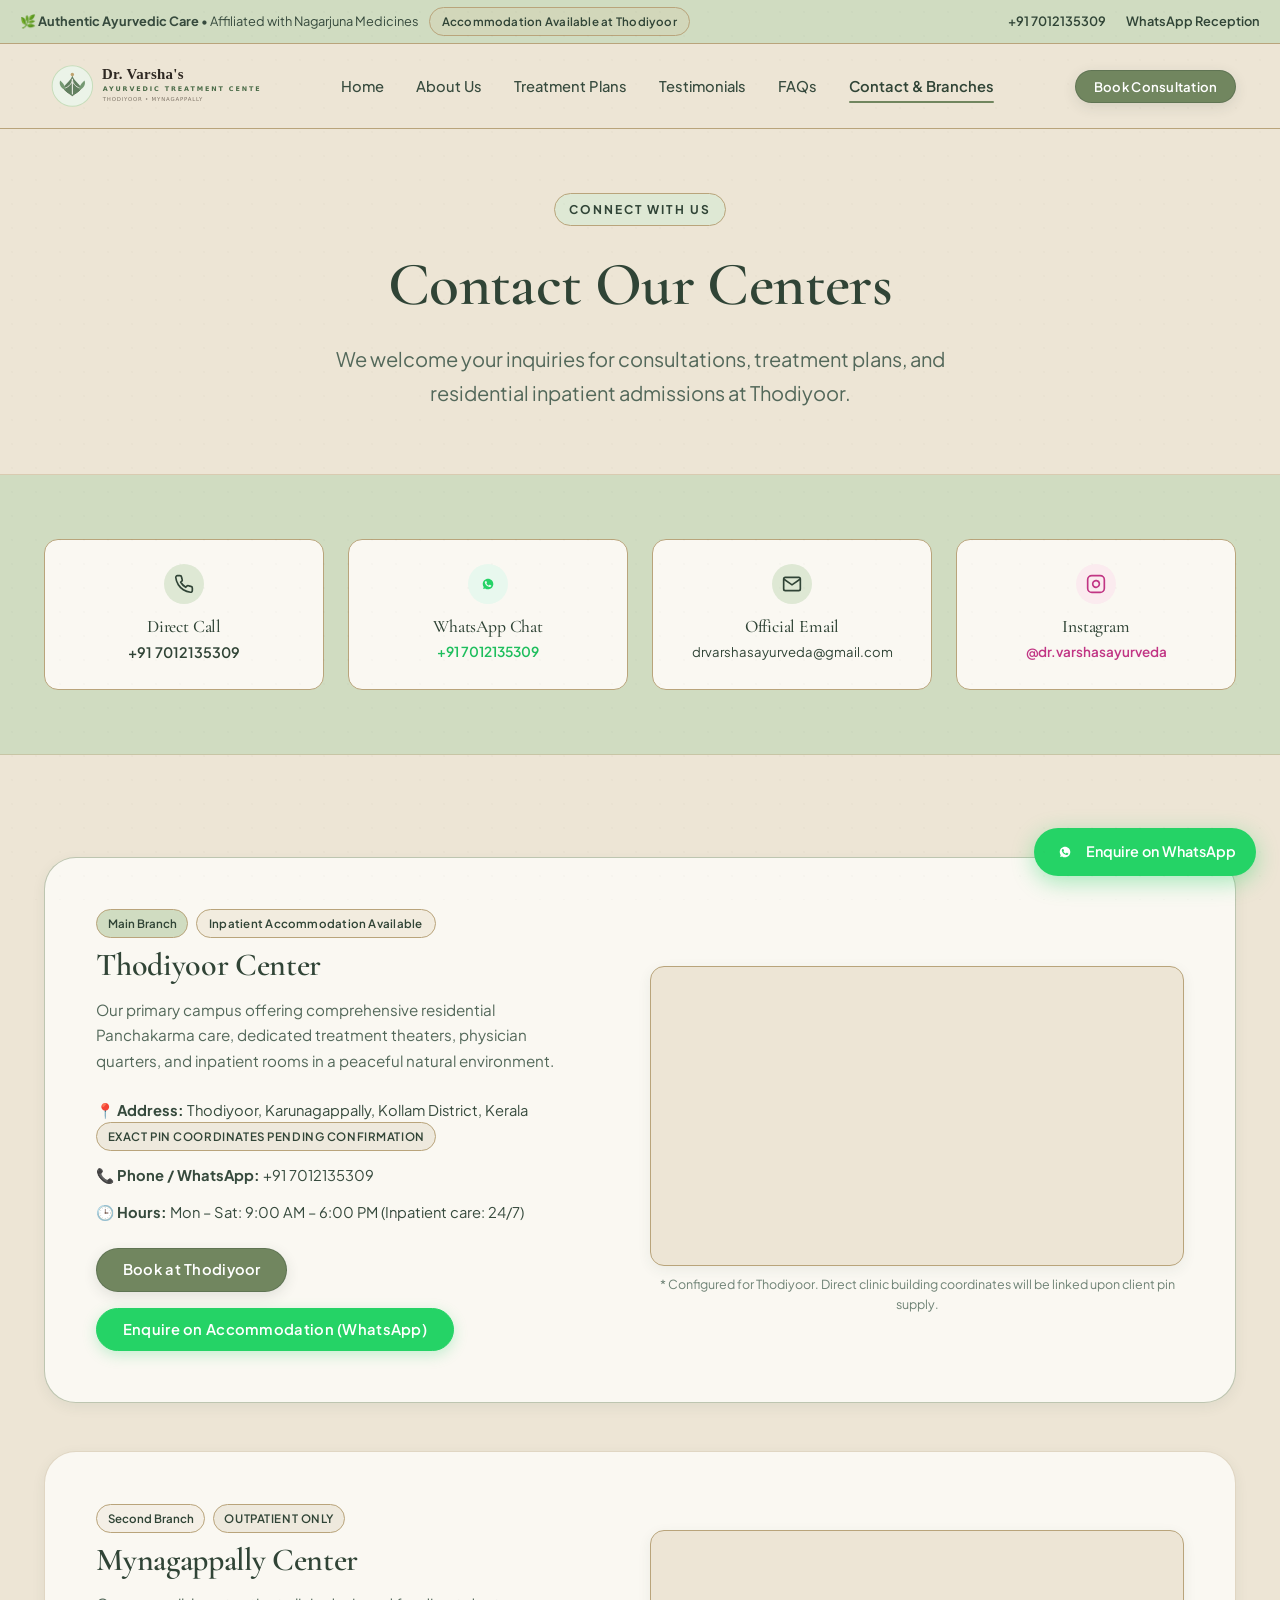
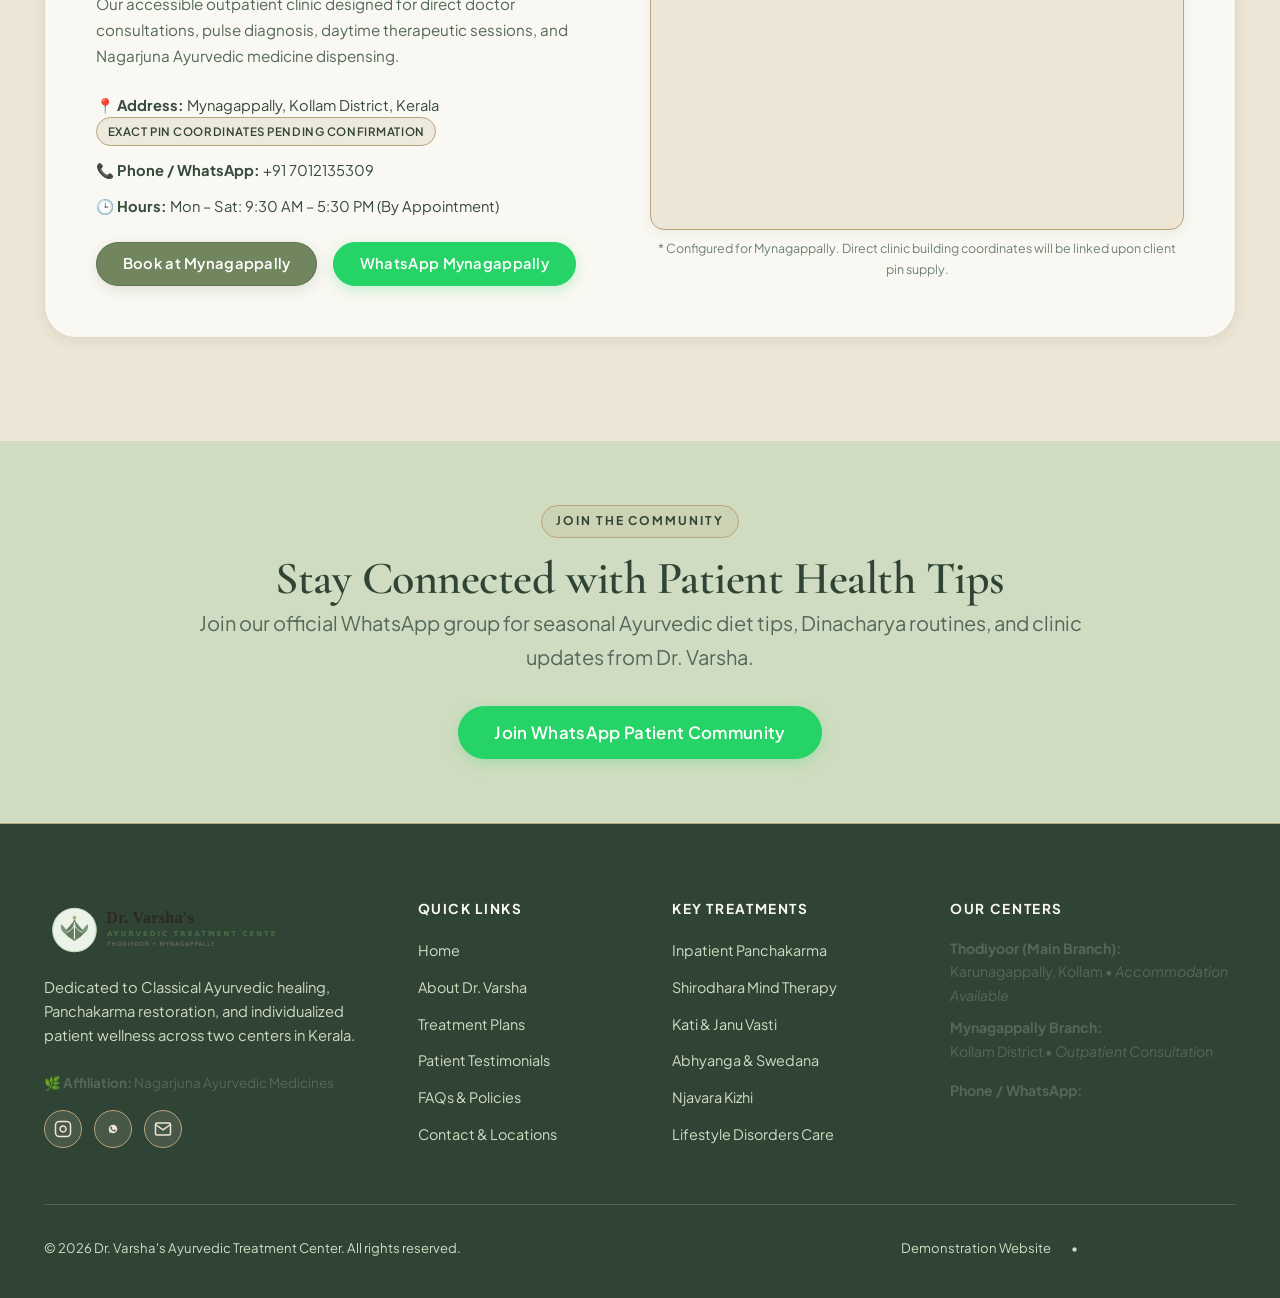
<file: contact.html>
<!DOCTYPE html>
<html lang="en">
<head>
  <meta charset="UTF-8">
  <meta name="viewport" content="width=device-width, initial-scale=1.0">
  <title>Contact & Branches | Dr. Varsha's Ayurvedic Treatment Center</title>
  <meta name="description" content="Contact Dr. Varsha's Ayurvedic Treatment Center in Thodiyoor and Mynagappally. Phone, WhatsApp, email, maps, and consultation booking.">
  <link rel="icon" type="image/svg+xml" href="assets/icons/logo.svg">
  
  <!-- Stylesheets -->
  <link rel="stylesheet" href="css/styles.css">
  <link rel="stylesheet" href="css/components.css">
  <link rel="stylesheet" href="css/animations.css">
  <style>
    .contact-grid {
      display: grid;
      grid-template-columns: 1.15fr 0.85fr;
      gap: clamp(2rem, 5vw, 4rem);
    }
    .map-frame-box {
      border-radius: var(--radius-md);
      overflow: hidden;
      border: 1px solid var(--border-medium);
      background: var(--bg-warm-beige);
      position: relative;
      aspect-ratio: 16 / 9;
      margin-top: 1.25rem;
    }
    .map-frame-box iframe {
      width: 100%;
      height: 100%;
      border: none;
    }
    @media (max-width: 992px) {
      .contact-grid {
        grid-template-columns: 1fr;
      }
    }
  </style>
</head>
<body>

  <!-- ==========================================================================
       Top Notice Bar
       ========================================================================== -->
  <div class="top-notice-bar">
    <div class="top-notice-content">
      <div class="top-notice-text">
        <span>🌿 <strong>Authentic Ayurvedic Care</strong> • Affiliated with Nagarjuna Medicines</span>
        <span class="badge-accommodation">Accommodation Available at Thodiyoor</span>
      </div>
      <div class="top-notice-links">
        <a href="tel:+917012135309" class="top-notice-link">+91 7012135309</a>
        <a href="https://wa.me/917012135309" target="_blank" rel="noopener noreferrer" class="top-notice-link">WhatsApp Reception</a>
      </div>
    </div>
  </div>

  <!-- ==========================================================================
       Header & Navigation
       ========================================================================== -->
  <header class="site-header">
    <div class="nav-container">
      <a href="index.html" class="site-logo" aria-label="Dr. Varsha's Ayurvedic Treatment Center">
        <img src="assets/icons/logo.svg" alt="Dr. Varsha's Ayurvedic Treatment Center Logo" width="280" height="70">
      </a>

      <!-- Desktop Nav -->
      <nav class="nav-desktop" aria-label="Primary Navigation">
        <ul class="nav-menu">
          <li><a href="index.html" class="nav-link">Home</a></li>
          <li><a href="about.html" class="nav-link">About Us</a></li>
          <li><a href="treatments.html" class="nav-link">Treatment Plans</a></li>
          <li><a href="testimonials.html" class="nav-link">Testimonials</a></li>
          <li><a href="faqs.html" class="nav-link">FAQs</a></li>
          <li><a href="contact.html" class="nav-link is-active">Contact & Branches</a></li>
        </ul>
      </nav>

      <!-- Desktop Header Actions -->
      <div class="nav-actions">
        <button type="button" class="btn btn-primary btn-sm" data-action="open-modal">
          Book Consultation
        </button>

        <button type="button" class="mobile-nav-toggle" aria-label="Toggle navigation menu" aria-expanded="false">
          <svg viewBox="0 0 24 24" fill="none" stroke="currentColor" stroke-width="2" stroke-linecap="round">
            <line x1="3" y1="12" x2="21" y2="12"></line>
            <line x1="3" y1="6" x2="21" y2="6"></line>
            <line x1="3" y1="18" x2="21" y2="18"></line>
          </svg>
        </button>
      </div>
    </div>

    <!-- Mobile Drawer -->
    <div class="mobile-nav-drawer" aria-label="Mobile Navigation Drawer">
      <div>
        <div style="margin-bottom: 2rem;">
          <img src="assets/icons/logo.svg" alt="Dr. Varsha's Logo" style="height: 50px;">
        </div>
        <ul class="mobile-nav-list">
          <li><a href="index.html" class="mobile-nav-link">Home</a></li>
          <li><a href="about.html" class="mobile-nav-link">About Us</a></li>
          <li><a href="treatments.html" class="mobile-nav-link">Treatment Plans</a></li>
          <li><a href="testimonials.html" class="mobile-nav-link">Testimonials</a></li>
          <li><a href="faqs.html" class="mobile-nav-link">FAQs</a></li>
          <li><a href="contact.html" class="mobile-nav-link is-active">Contact & Branches</a></li>
        </ul>
      </div>
      <div>
        <button type="button" class="btn btn-primary btn-block" style="margin-bottom: 0.75rem;" data-action="open-modal">
          Book Consultation
        </button>
        <a href="https://wa.me/917012135309" target="_blank" rel="noopener noreferrer" class="btn btn-whatsapp btn-block">
          WhatsApp Reception
        </a>
      </div>
    </div>
  </header>

  <main id="mainContent">

    <!-- ==========================================================================
         Contact Hero Header
         ========================================================================== -->
    <section class="section-sm bg-warm-beige" style="border-bottom: 1px solid var(--border-subtle);">
      <div class="container text-center">
        <span class="eyebrow">Connect With Us</span>
        <h1 style="max-width: 820px; margin: 0.5rem auto 1.25rem auto;">
          Contact Our Centers
        </h1>
        <p class="text-lead" style="max-width: 680px; margin: 0 auto;">
          We welcome your inquiries for consultations, treatment plans, and residential inpatient admissions at Thodiyoor.
        </p>
      </div>
    </section>

    <!-- ==========================================================================
         Direct Channels Strip
         ========================================================================== -->
    <section class="section-sm bg-ivory" style="border-bottom: 1px solid var(--border-subtle);">
      <div class="container">
        <div style="display: grid; grid-template-columns: repeat(auto-fit, minmax(220px, 1fr)); gap: 1.5rem;">
          
          <!-- Phone -->
          <a href="tel:+917012135309" class="care-step-card text-center" style="padding:1.5rem 1rem;">
            <div style="width:40px; height:40px; border-radius:50%; background:var(--bg-sage-light); color:var(--brand-primary); display:flex; align-items:center; justify-content:center; margin:0 auto 0.75rem auto;">
              <svg width="20" height="20" viewBox="0 0 24 24" fill="none" stroke="currentColor" stroke-width="2">
                <path d="M22 16.92v3a2 2 0 01-2.18 2 19.79 19.79 0 01-8.63-3.07 19.5 19.5 0 01-6-6 19.79 19.79 0 01-3.07-8.67A2 2 0 014.11 2h3a2 2 0 012 1.72 12.84 12.84 0 00.7 2.81 2 2 0 01-.45 2.11L8.09 9.91a16 16 0 006 6l1.27-1.27a2 2 0 012.11-.45 12.84 12.84 0 002.81.7A2 2 0 0122 16.92z"/>
              </svg>
            </div>
            <h4 style="font-size:1.1rem; margin-bottom:0.25rem;">Direct Call</h4>
            <p style="font-size:0.9rem; color:var(--brand-primary); font-weight:600; margin:0;">+91 7012135309</p>
          </a>

          <!-- WhatsApp -->
          <a href="https://wa.me/917012135309" target="_blank" rel="noopener noreferrer" class="care-step-card text-center" style="padding:1.5rem 1rem;">
            <div style="width:40px; height:40px; border-radius:50%; background:#E8F8EE; color:#25D366; display:flex; align-items:center; justify-content:center; margin:0 auto 0.75rem auto;">
              <svg width="22" height="22" viewBox="0 0 24 24" fill="currentColor">
                <path d="M12.031 6.172c-3.181 0-5.767 2.586-5.768 5.766-.001 1.298.38 2.27 1.019 3.287l-.582 2.128 2.182-.573c.978.58 1.911.928 3.145.929 3.178 0 5.767-2.587 5.768-5.766.001-3.187-2.575-5.77-5.764-5.771zm3.392 8.244c-.144.405-.837.774-1.17.824-.299.045-.677.063-1.092-.069-.252-.08-.575-.187-.988-.365-1.739-.751-2.874-2.502-2.961-2.617-.087-.116-.708-.94-.708-1.793s.448-1.273.607-1.446c.159-.173.346-.217.462-.217l.332.007c.106.005.249-.04.39.299.144.347.491 1.199.534 1.286.043.087.072.188.014.304-.058.116-.087.188-.173.289l-.26.302c-.087.087-.179.182-.077.357.101.174.45 0.742.966 1.201.666.592 1.228.776 1.401.863.173.087.275.072.376-.043.101-.116.433-.506.549-.679.116-.173.231-.144.39-.087s1.011.477 1.184.564c.173.087.289.13.332.202.043.073.043.419-.101.824z"/>
              </svg>
            </div>
            <h4 style="font-size:1.1rem; margin-bottom:0.25rem;">WhatsApp Chat</h4>
            <p style="font-size:0.86rem; color:#1EBE5D; font-weight:600; margin:0;">+91 7012135309</p>
          </a>

          <!-- Email -->
          <a href="mailto:drvarshasayurveda@gmail.com" class="care-step-card text-center" style="padding:1.5rem 1rem;">
            <div style="width:40px; height:40px; border-radius:50%; background:var(--bg-sage-light); color:var(--brand-primary); display:flex; align-items:center; justify-content:center; margin:0 auto 0.75rem auto;">
              <svg width="20" height="20" viewBox="0 0 24 24" fill="none" stroke="currentColor" stroke-width="2">
                <path d="M4 4h16c1.1 0 2 .9 2 2v12c0 1.1-.9 2-2 2H4c-1.1 0-2-.9-2-2V6c0-1.1.9-2 2-2z"></path>
                <polyline points="22,6 12,13 2,6"></polyline>
              </svg>
            </div>
            <h4 style="font-size:1.1rem; margin-bottom:0.25rem;">Official Email</h4>
            <p style="font-size:0.82rem; color:var(--brand-primary); word-break:break-all; margin:0;">drvarshasayurveda@gmail.com</p>
          </a>

          <!-- Instagram -->
          <a href="https://www.instagram.com/dr.varshasayurveda?stkn=ZWZyY3dxa2pwbnh2" target="_blank" rel="noopener noreferrer" class="care-step-card text-center" style="padding:1.5rem 1rem;">
            <div style="width:40px; height:40px; border-radius:50%; background:#FBEBEF; color:#C13584; display:flex; align-items:center; justify-content:center; margin:0 auto 0.75rem auto;">
              <svg width="20" height="20" viewBox="0 0 24 24" fill="none" stroke="currentColor" stroke-width="2">
                <rect x="2" y="2" width="20" height="20" rx="5" ry="5"></rect>
                <path d="M16 11.37A4 4 0 1 1 12.63 8 4 4 0 0 1 16 11.37z"></path>
                <line x1="17.5" y1="6.5" x2="17.51" y2="6.5"></line>
              </svg>
            </div>
            <h4 style="font-size:1.1rem; margin-bottom:0.25rem;">Instagram</h4>
            <p style="font-size:0.84rem; color:#C13584; font-weight:600; margin:0;">@dr.varshasayurveda</p>
          </a>

        </div>
      </div>
    </section>

    <!-- ==========================================================================
         Detailed Branches & Verified Maps
         ========================================================================== -->
    <section class="section bg-warm-beige">
      <div class="container">
        
        <!-- Branch 1: Thodiyoor Main Branch -->
        <div id="thodiyoorMap" style="background:var(--bg-pure); border:1px solid var(--border-sage); border-radius:var(--radius-xl); padding:clamp(2rem, 4vw, 3.5rem); margin-bottom:3rem; box-shadow:var(--shadow-sm);">
          <div class="editorial-grid-equal" style="align-items:center;">
            <div>
              <div style="display:flex; align-items:center; gap:0.5rem; margin-bottom:0.5rem; flex-wrap:wrap;">
                <span class="badge-branch-thodiyoor">Main Branch</span>
                <span class="badge-accommodation">Inpatient Accommodation Available</span>
              </div>
              <h2 style="font-size:2rem; margin-bottom:0.75rem;">Thodiyoor Center</h2>
              <p style="color:var(--text-muted); font-size:0.95rem; line-height:1.7;">
                Our primary campus offering comprehensive residential Panchakarma care, dedicated treatment theaters, physician quarters, and inpatient rooms in a peaceful natural environment.
              </p>

              <div style="margin: 1.5rem 0; display:flex; flex-direction:column; gap:0.75rem;">
                <p style="font-size:0.92rem; margin:0;">
                  <strong>📍 Address:</strong> Thodiyoor, Karunagappally, Kollam District, Kerala
                  <span class="badge-placeholder">Exact pin coordinates pending confirmation</span>
                </p>
                <p style="font-size:0.92rem; margin:0;">
                  <strong>📞 Phone / WhatsApp:</strong> +91 7012135309
                </p>
                <p style="font-size:0.92rem; margin:0;">
                  <strong>🕒 Hours:</strong> Mon – Sat: 9:00 AM – 6:00 PM (Inpatient care: 24/7)
                </p>
              </div>

              <div class="flex gap-2 flex-wrap" style="margin-top:1.5rem;">
                <button type="button" class="btn btn-primary" onclick="openBookingModal({ branch: 'Thodiyoor Main Branch (Inpatient Stay Available)' })">
                  Book at Thodiyoor
                </button>
                <button type="button" class="btn btn-whatsapp" onclick="enquireAccommodationWhatsApp()">
                  Enquire on Accommodation (WhatsApp)
                </button>
              </div>
            </div>

            <div>
              <div class="map-frame-box">
                <!-- Clean embed for Thodiyoor area without requiring paid API key -->
                <iframe 
                  title="Thodiyoor Branch Location Map"
                  src="https://maps.google.com/maps?q=Thodiyoor%2C%20Kerala&t=&z=14&ie=UTF8&iwloc=&output=embed" 
                  loading="lazy" 
                  allowfullscreen>
                </iframe>
              </div>
              <p style="font-size:0.78rem; color:var(--text-light); margin-top:0.5rem; text-align:center;">
                * Configured for Thodiyoor. Direct clinic building coordinates will be linked upon client pin supply.
              </p>
            </div>
          </div>
        </div>

        <!-- Branch 2: Mynagappally Second Branch -->
        <div id="mynagappallyMap" style="background:var(--bg-pure); border:1px solid var(--border-subtle); border-radius:var(--radius-xl); padding:clamp(2rem, 4vw, 3.5rem); box-shadow:var(--shadow-sm);">
          <div class="editorial-grid-equal" style="align-items:center;">
            <div>
              <div style="display:flex; align-items:center; gap:0.5rem; margin-bottom:0.5rem; flex-wrap:wrap;">
                <span class="badge-branch-mynagappally">Second Branch</span>
                <span class="badge-placeholder">Outpatient Only</span>
              </div>
              <h2 style="font-size:2rem; margin-bottom:0.75rem;">Mynagappally Center</h2>
              <p style="color:var(--text-muted); font-size:0.95rem; line-height:1.7;">
                Our accessible outpatient clinic designed for direct doctor consultations, pulse diagnosis, daytime therapeutic sessions, and Nagarjuna Ayurvedic medicine dispensing.
              </p>

              <div style="margin: 1.5rem 0; display:flex; flex-direction:column; gap:0.75rem;">
                <p style="font-size:0.92rem; margin:0;">
                  <strong>📍 Address:</strong> Mynagappally, Kollam District, Kerala
                  <span class="badge-placeholder">Exact pin coordinates pending confirmation</span>
                </p>
                <p style="font-size:0.92rem; margin:0;">
                  <strong>📞 Phone / WhatsApp:</strong> +91 7012135309
                </p>
                <p style="font-size:0.92rem; margin:0;">
                  <strong>🕒 Hours:</strong> Mon – Sat: 9:30 AM – 5:30 PM (By Appointment)
                </p>
              </div>

              <div class="flex gap-2 flex-wrap" style="margin-top:1.5rem;">
                <button type="button" class="btn btn-primary" onclick="openBookingModal({ branch: 'Mynagappally Branch (Outpatient Clinic)' })">
                  Book at Mynagappally
                </button>
                <a href="https://wa.me/917012135309?text=Namaste%2C%20I%20would%20like%20to%20enquire%20about%20visiting%20the%20Mynagappally%20branch." target="_blank" rel="noopener noreferrer" class="btn btn-whatsapp">
                  WhatsApp Mynagappally
                </a>
              </div>
            </div>

            <div>
              <div class="map-frame-box">
                <iframe 
                  title="Mynagappally Branch Location Map"
                  src="https://maps.google.com/maps?q=Mynagappally%2C%20Kerala&t=&z=14&ie=UTF8&iwloc=&output=embed" 
                  loading="lazy" 
                  allowfullscreen>
                </iframe>
              </div>
              <p style="font-size:0.78rem; color:var(--text-light); margin-top:0.5rem; text-align:center;">
                * Configured for Mynagappally. Direct clinic building coordinates will be linked upon client pin supply.
              </p>
            </div>
          </div>
        </div>

      </div>
    </section>

    <!-- ==========================================================================
         WhatsApp Community Strip
         ========================================================================== -->
    <section class="section-sm bg-ivory text-center">
      <div class="container-narrow">
        <span class="eyebrow eyebrow-gold">Join the Community</span>
        <h2>Stay Connected with Patient Health Tips</h2>
        <p class="text-lead" style="margin-bottom: 2rem;">
          Join our official WhatsApp group for seasonal Ayurvedic diet tips, Dinacharya routines, and clinic updates from Dr. Varsha.
        </p>
        <a href="https://chat.whatsapp.com/DfDYIsvoGz2IZXqtNwjoV4?s=sw&p=a&mlu=4&ilr=4" target="_blank" rel="noopener noreferrer" class="btn btn-whatsapp btn-lg">
          Join WhatsApp Patient Community
        </a>
      </div>
    </section>

  </main>

  <!-- ==========================================================================
       Consultation Booking Modal ("Start Your Ayurvedic Care" Pop-up)
       ========================================================================== -->
  <div class="modal-backdrop" id="consultationModal" role="dialog" aria-modal="true" aria-labelledby="modalTitle">
    <div class="modal-dialog">
      <div class="modal-header">
        <button type="button" class="modal-close-btn" onclick="closeBookingModal()" aria-label="Close booking modal">✕</button>
        <span class="eyebrow" style="margin-bottom:0.4rem;">Start Your Ayurvedic Care</span>
        <h3 id="modalTitle" style="font-size:1.65rem;">Book an Ayurvedic Consultation</h3>
        <p style="font-size:0.88rem; margin-bottom:0;">
          Fill out the details below. Our care team will connect with you via WhatsApp to confirm the appointment.
        </p>
      </div>

      <div class="modal-body">
        <form id="bookingForm" novalidate>
          <div class="form-group">
            <label for="modalName" class="form-label">Full Name *</label>
            <input type="text" id="modalName" class="form-input" placeholder="e.g. Ramesh Kumar" required>
            <div class="form-error">Please enter your full name.</div>
          </div>

          <div class="form-group">
            <label for="modalPhone" class="form-label">WhatsApp Contact Number *</label>
            <input type="tel" id="modalPhone" class="form-input" placeholder="e.g. 9876543210" required>
            <div class="form-error">Please enter a valid 10-digit phone number.</div>
          </div>

          <div class="form-group">
            <label for="modalBranch" class="form-label">Consultation Mode & Location *</label>
            <select id="modalBranch" class="form-select" required>
              <option value="">-- Select Preferred Mode --</option>
              <option value="Online Video / Phone Consultation">Online Video / Phone Consultation</option>
              <option value="Thodiyoor Main Branch (Inpatient Stay Available)">Thodiyoor Main Branch (Inpatient Stay Available)</option>
              <option value="Mynagappally Branch (Outpatient Clinic)">Mynagappally Branch (Outpatient Clinic)</option>
            </select>
            <div class="form-error">Please select your consultation mode.</div>
          </div>

          <div class="form-group">
            <label for="modalConcern" class="form-label">Health Concern / Treatment Desired</label>
            <input type="text" id="modalConcern" class="form-input" placeholder="e.g. Chronic back pain, Shirodhara, Panchakarma detox">
          </div>

          <div class="form-group">
            <label for="modalTiming" class="form-label">Preferred Date or Time (Optional)</label>
            <input type="text" id="modalTiming" class="form-input" placeholder="e.g. Tomorrow morning, Weekend slot">
          </div>

          <button type="submit" class="btn btn-primary btn-block btn-lg" style="margin-top:1.5rem;">
            <span>Send Enquiry on WhatsApp</span>
            <svg viewBox="0 0 24 24" fill="currentColor">
              <path d="M12.031 6.172c-3.181 0-5.767 2.586-5.768 5.766-.001 1.298.38 2.27 1.019 3.287l-.582 2.128 2.182-.573c.978.58 1.911.928 3.145.929 3.178 0 5.767-2.587 5.768-5.766.001-3.187-2.575-5.77-5.764-5.771zm3.392 8.244c-.144.405-.837.774-1.17.824-.299.045-.677.063-1.092-.069-.252-.08-.575-.187-.988-.365-1.739-.751-2.874-2.502-2.961-2.617-.087-.116-.708-.94-.708-1.793s.448-1.273.607-1.446c.159-.173.346-.217.462-.217l.332.007c.106.005.249-.04.39.299.144.347.491 1.199.534 1.286.043.087.072.188.014.304-.058.116-.087.188-.173.289l-.26.302c-.087.087-.179.182-.077.357.101.174.45 0.742.966 1.201.666.592 1.228.776 1.401.863.173.087.275.072.376-.043.101-.116.433-.506.549-.679.116-.173.231-.144.39-.087s1.011.477 1.184.564c.173.087.289.13.332.202.043.073.043.419-.101.824z"/>
            </svg>
          </button>

          <p class="text-center" style="font-size:0.78rem; color:var(--text-light); margin-top:0.85rem;">
            * Submitting opens WhatsApp directly with your pre-filled details to chat with our clinic coordinator.
          </p>
        </form>
      </div>
    </div>
  </div>

  <!-- Floating Quick-Action Elements -->
  <div class="floating-actions" id="floatingActions">
    <a href="https://wa.me/917012135309" target="_blank" rel="noopener noreferrer" class="floating-whatsapp-btn" aria-label="Chat on WhatsApp">
      <svg viewBox="0 0 24 24" fill="currentColor">
        <path d="M12.031 6.172c-3.181 0-5.767 2.586-5.768 5.766-.001 1.298.38 2.27 1.019 3.287l-.582 2.128 2.182-.573c.978.58 1.911.928 3.145.929 3.178 0 5.767-2.587 5.768-5.766.001-3.187-2.575-5.77-5.764-5.771zm3.392 8.244c-.144.405-.837.774-1.17.824-.299.045-.677.063-1.092-.069-.252-.08-.575-.187-.988-.365-1.739-.751-2.874-2.502-2.961-2.617-.087-.116-.708-.94-.708-1.793s.448-1.273.607-1.446c.159-.173.346-.217.462-.217l.332.007c.106.005.249-.04.39.299.144.347.491 1.199.534 1.286.043.087.072.188.014.304-.058.116-.087.188-.173.289l-.26.302c-.087.087-.179.182-.077.357.101.174.45 0.742.966 1.201.666.592 1.228.776 1.401.863.173.087.275.072.376-.043.101-.116.433-.506.549-.679.116-.173.231-.144.39-.087s1.011.477 1.184.564c.173.087.289.13.332.202.043.073.043.419-.101.824z"/>
      </svg>
      <span>Enquire on WhatsApp</span>
    </a>
  </div>

  <!-- Site Footer -->
  <footer class="site-footer">
    <div class="container">
      <div class="footer-grid">
        <div class="footer-brand">
          <img src="assets/icons/logo.svg" alt="Dr. Varsha's Ayurvedic Treatment Center" style="height: 58px; margin-bottom: 0.5rem;">
          <p>Dedicated to Classical Ayurvedic healing, Panchakarma restoration, and individualized patient wellness across two centers in Kerala.</p>
          <div style="font-size: 0.84rem; color: var(--text-muted); margin-bottom: 1rem;">🌿 <strong>Affiliation:</strong> Nagarjuna Ayurvedic Medicines</div>
          <div class="footer-social-links">
            <a href="https://www.instagram.com/dr.varshasayurveda?stkn=ZWZyY3dxa2pwbnh2" target="_blank" rel="noopener noreferrer" class="social-icon-btn" aria-label="Instagram">
              <svg width="18" height="18" viewBox="0 0 24 24" fill="none" stroke="currentColor" stroke-width="2"><rect x="2" y="2" width="20" height="20" rx="5" ry="5"></rect><path d="M16 11.37A4 4 0 1 1 12.63 8 4 4 0 0 1 16 11.37z"></path><line x1="17.5" y1="6.5" x2="17.51" y2="6.5"></line></svg>
            </a>
            <a href="https://chat.whatsapp.com/DfDYIsvoGz2IZXqtNwjoV4?s=sw&p=a&mlu=4&ilr=4" target="_blank" rel="noopener noreferrer" class="social-icon-btn" aria-label="WhatsApp Community">
              <svg width="18" height="18" viewBox="0 0 24 24" fill="currentColor"><path d="M12.031 6.172c-3.181 0-5.767 2.586-5.768 5.766-.001 1.298.38 2.27 1.019 3.287l-.582 2.128 2.182-.573c.978.58 1.911.928 3.145.929 3.178 0 5.767-2.587 5.768-5.766.001-3.187-2.575-5.77-5.764-5.771zm3.392 8.244c-.144.405-.837.774-1.17.824-.299.045-.677.063-1.092-.069-.252-.08-.575-.187-.988-.365-1.739-.751-2.874-2.502-2.961-2.617-.087-.116-.708-.94-.708-1.793s.448-1.273.607-1.446c.159-.173.346-.217.462-.217l.332.007c.106.005.249-.04.39.299.144.347.491 1.199.534 1.286.043.087.072.188.014.304-.058.116-.087.188-.173.289l-.26.302c-.087.087-.179.182-.077.357.101.174.45 0.742.966 1.201.666.592 1.228.776 1.401.863.173.087.275.072.376-.043.101-.116.433-.506.549-.679.116-.173.231-.144.39-.087s1.011.477 1.184.564c.173.087.289.13.332.202.043.073.043.419-.101.824z"/></svg>
            </a>
            <a href="mailto:drvarshasayurveda@gmail.com" class="social-icon-btn" aria-label="Email">
              <svg width="18" height="18" viewBox="0 0 24 24" fill="none" stroke="currentColor" stroke-width="2"><path d="M4 4h16c1.1 0 2 .9 2 2v12c0 1.1-.9 2-2 2H4c-1.1 0-2-.9-2-2V6c0-1.1.9-2 2-2z"></path><polyline points="22,6 12,13 2,6"></polyline></svg>
            </a>
          </div>
        </div>

        <div>
          <h4 class="footer-heading">Quick Links</h4>
          <ul class="footer-links">
            <li><a href="index.html" class="footer-link">Home</a></li>
            <li><a href="about.html" class="footer-link">About Dr. Varsha</a></li>
            <li><a href="treatments.html" class="footer-link">Treatment Plans</a></li>
            <li><a href="testimonials.html" class="footer-link">Patient Testimonials</a></li>
            <li><a href="faqs.html" class="footer-link">FAQs & Policies</a></li>
            <li><a href="contact.html" class="footer-link">Contact & Locations</a></li>
          </ul>
        </div>

        <div>
          <h4 class="footer-heading">Key Treatments</h4>
          <ul class="footer-links">
            <li><a href="treatments.html" class="footer-link">Inpatient Panchakarma</a></li>
            <li><a href="treatments.html" class="footer-link">Shirodhara Mind Therapy</a></li>
            <li><a href="treatments.html" class="footer-link">Kati & Janu Vasti</a></li>
            <li><a href="treatments.html" class="footer-link">Abhyanga & Swedana</a></li>
            <li><a href="treatments.html" class="footer-link">Njavara Kizhi</a></li>
            <li><a href="treatments.html" class="footer-link">Lifestyle Disorders Care</a></li>
          </ul>
        </div>

        <div>
          <h4 class="footer-heading">Our Centers</h4>
          <p style="font-size:0.88rem; color:var(--text-muted); margin-bottom:0.6rem;">
            <strong>Thodiyoor (Main Branch):</strong><br>Karunagappally, Kollam • <em>Accommodation Available</em>
          </p>
          <p style="font-size:0.88rem; color:var(--text-muted); margin-bottom:1rem;">
            <strong>Mynagappally Branch:</strong><br>Kollam District • <em>Outpatient Consultation</em>
          </p>
          <p style="font-size:0.88rem; color:var(--text-muted);">
            <strong>Phone / WhatsApp:</strong><br><a href="tel:+917012135309" style="color:var(--brand-primary); font-weight:600;">+91 7012135309</a>
          </p>
        </div>
      </div>

      <div class="footer-bottom">
        <div>&copy; 2026 Dr. Varsha's Ayurvedic Treatment Center. All rights reserved.</div>
        <div style="display:flex; gap:1.25rem;">
          <span>Demonstration Website</span><span>•</span>
          <a href="https://chat.whatsapp.com/DfDYIsvoGz2IZXqtNwjoV4?s=sw&p=a&mlu=4&ilr=4" target="_blank" rel="noopener noreferrer" style="color:var(--brand-primary);">Join WhatsApp Group</a>
        </div>
      </div>
    </div>
  </footer>

  <!-- Scripts -->
  <script src="js/treatments-data.js"></script>
  <script src="js/whatsapp-booking.js"></script>
  <script src="js/main.js"></script>
</body>
</html>
</file>
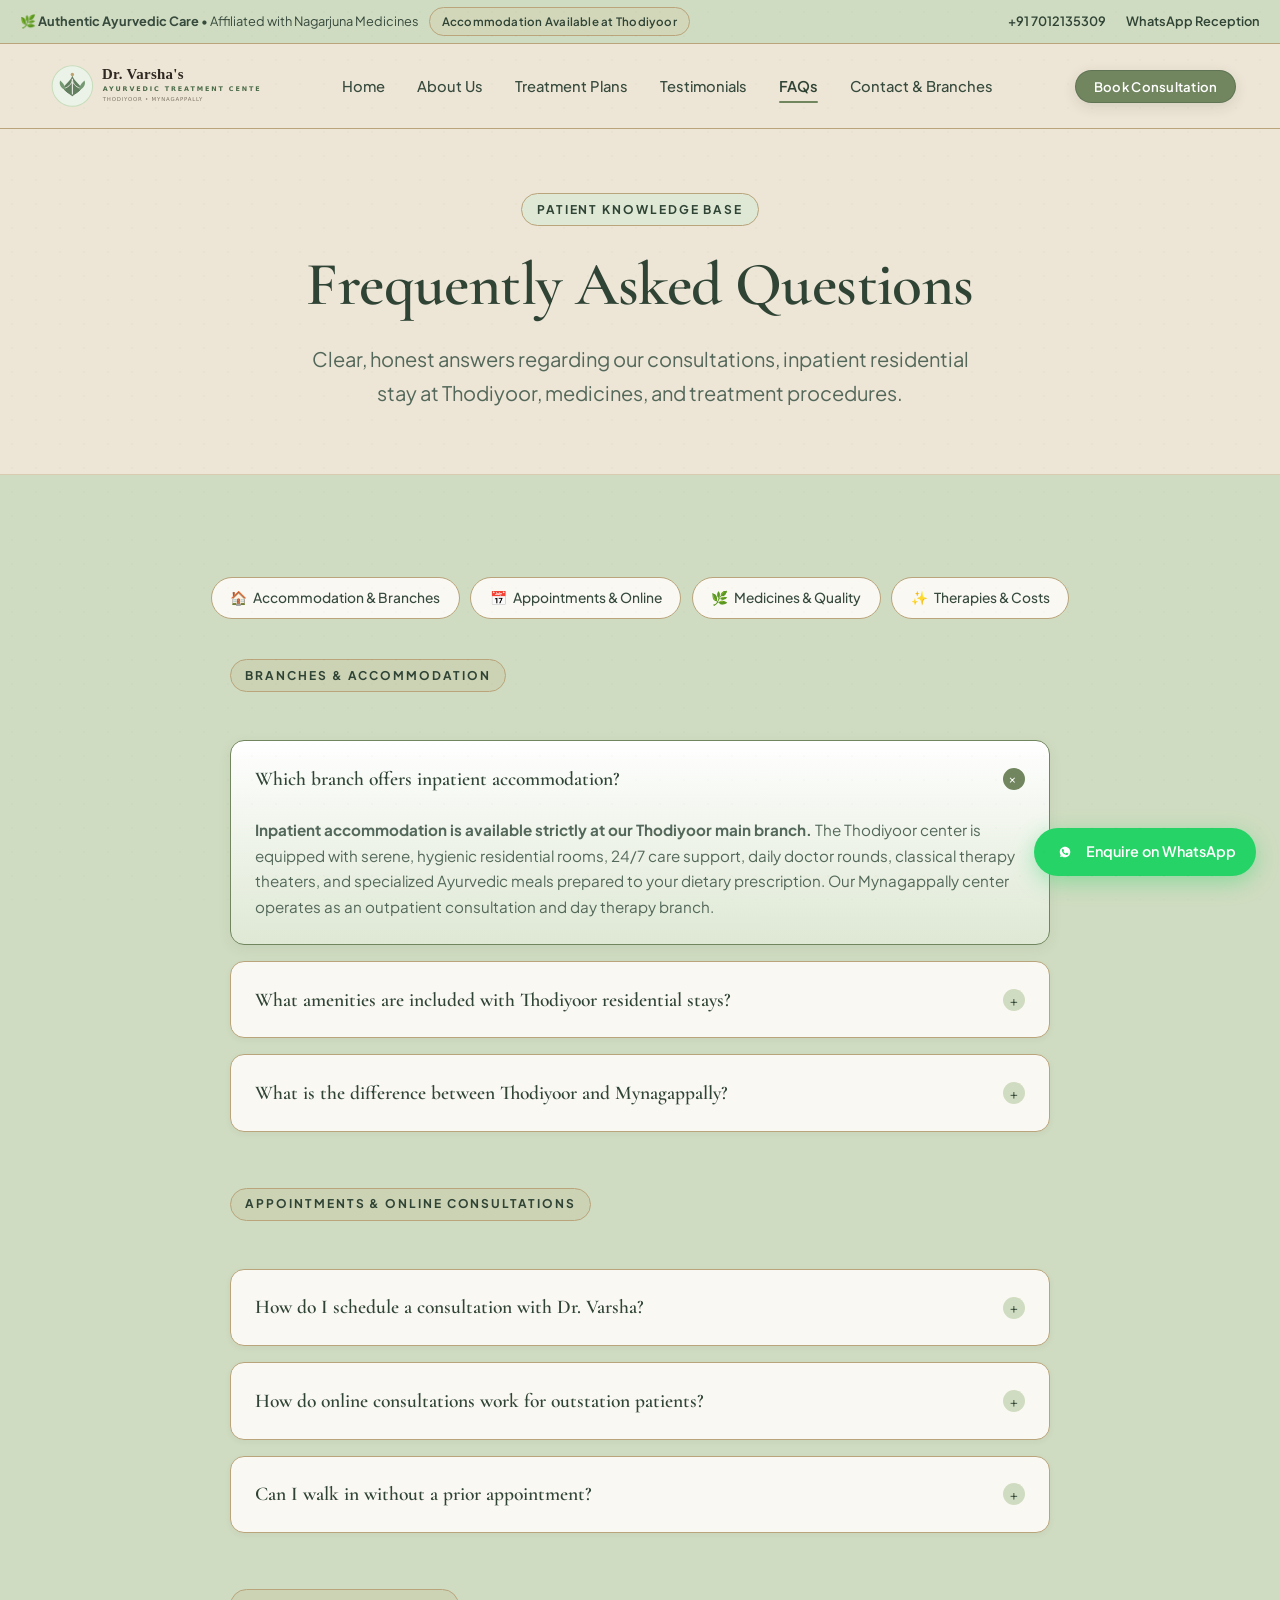
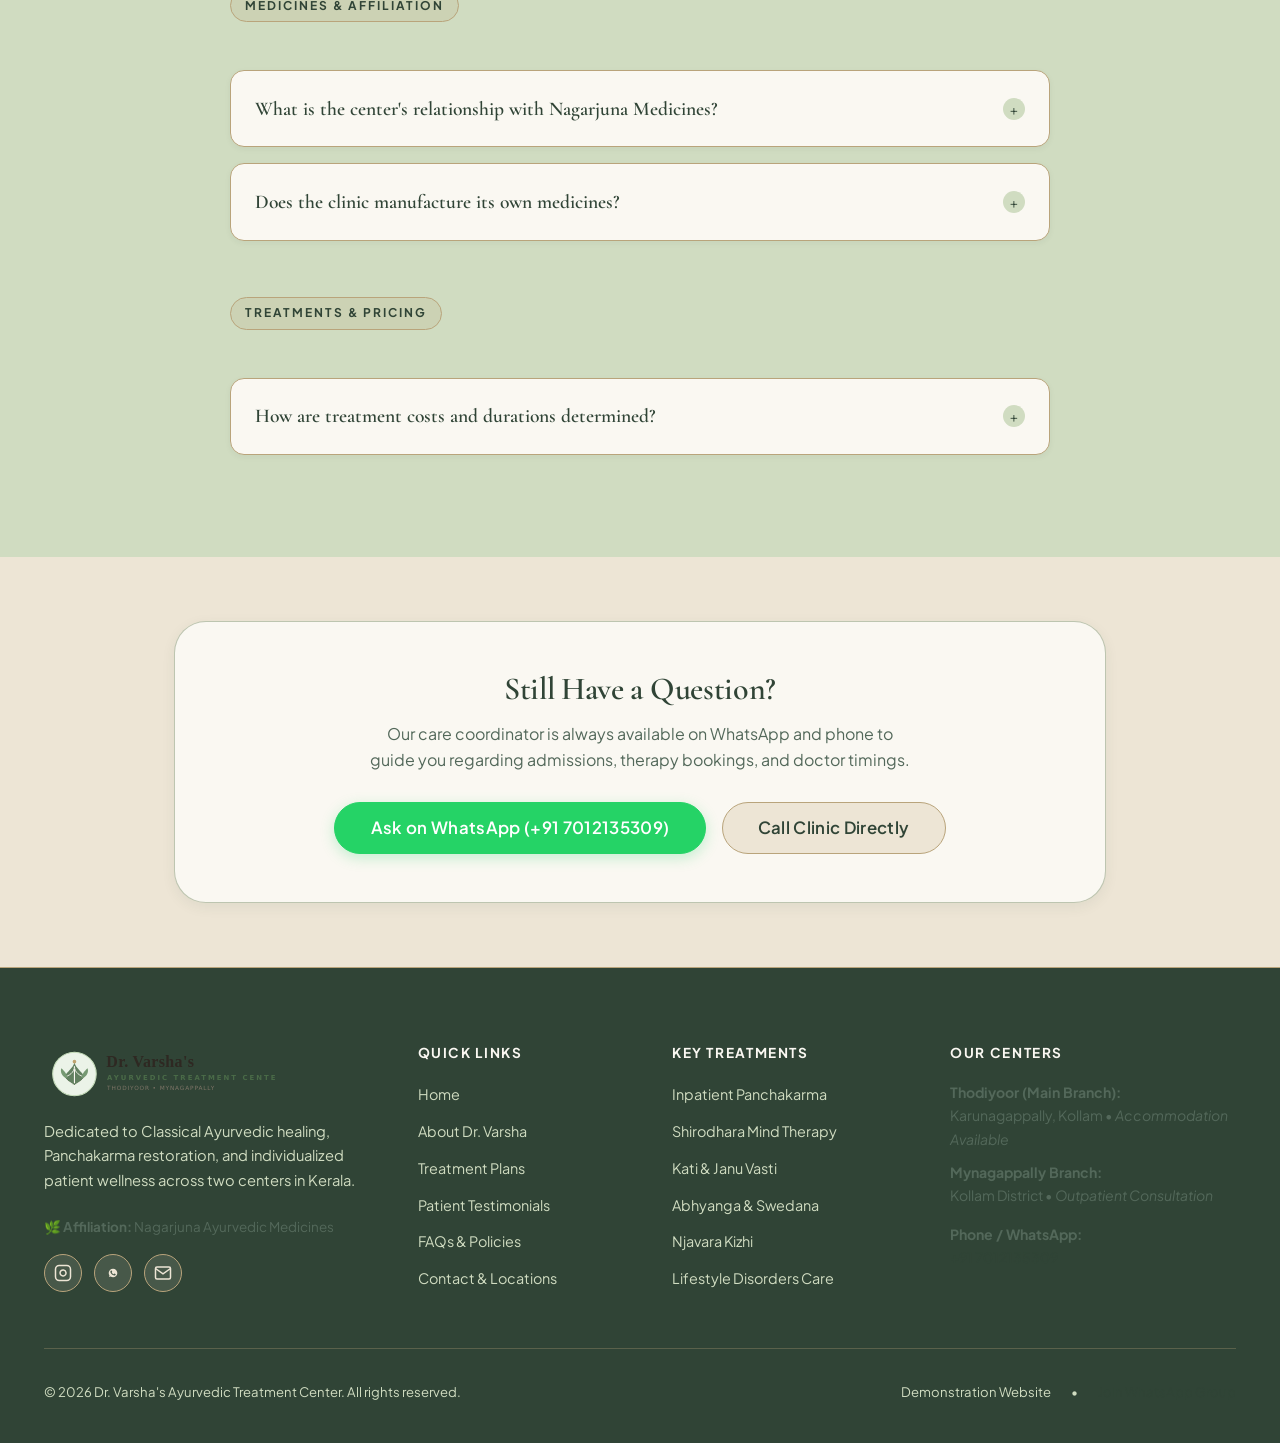
<file: faqs.html>
<!DOCTYPE html>
<html lang="en">
<head>
  <meta charset="UTF-8">
  <meta name="viewport" content="width=device-width, initial-scale=1.0">
  <title>Frequently Asked Questions | Dr. Varsha's Ayurvedic Treatment Center</title>
  <meta name="description" content="Find answers to common questions about appointments, Thodiyoor inpatient accommodation, online consultations, and Nagarjuna medicines.">
  <link rel="icon" type="image/svg+xml" href="assets/icons/logo.svg">
  
  <!-- Stylesheets -->
  <link rel="stylesheet" href="css/styles.css">
  <link rel="stylesheet" href="css/components.css">
  <link rel="stylesheet" href="css/animations.css">
</head>
<body>

  <!-- ==========================================================================
       Top Notice Bar
       ========================================================================== -->
  <div class="top-notice-bar">
    <div class="top-notice-content">
      <div class="top-notice-text">
        <span>🌿 <strong>Authentic Ayurvedic Care</strong> • Affiliated with Nagarjuna Medicines</span>
        <span class="badge-accommodation">Accommodation Available at Thodiyoor</span>
      </div>
      <div class="top-notice-links">
        <a href="tel:+917012135309" class="top-notice-link">+91 7012135309</a>
        <a href="https://wa.me/917012135309" target="_blank" rel="noopener noreferrer" class="top-notice-link">WhatsApp Reception</a>
      </div>
    </div>
  </div>

  <!-- ==========================================================================
       Header & Navigation
       ========================================================================== -->
  <header class="site-header">
    <div class="nav-container">
      <a href="index.html" class="site-logo" aria-label="Dr. Varsha's Ayurvedic Treatment Center">
        <img src="assets/icons/logo.svg" alt="Dr. Varsha's Ayurvedic Treatment Center Logo" width="280" height="70">
      </a>

      <!-- Desktop Nav -->
      <nav class="nav-desktop" aria-label="Primary Navigation">
        <ul class="nav-menu">
          <li><a href="index.html" class="nav-link">Home</a></li>
          <li><a href="about.html" class="nav-link">About Us</a></li>
          <li><a href="treatments.html" class="nav-link">Treatment Plans</a></li>
          <li><a href="testimonials.html" class="nav-link">Testimonials</a></li>
          <li><a href="faqs.html" class="nav-link is-active">FAQs</a></li>
          <li><a href="contact.html" class="nav-link">Contact & Branches</a></li>
        </ul>
      </nav>

      <!-- Desktop Header Actions -->
      <div class="nav-actions">
        <button type="button" class="btn btn-primary btn-sm" data-action="open-modal">
          Book Consultation
        </button>

        <button type="button" class="mobile-nav-toggle" aria-label="Toggle navigation menu" aria-expanded="false">
          <svg viewBox="0 0 24 24" fill="none" stroke="currentColor" stroke-width="2" stroke-linecap="round">
            <line x1="3" y1="12" x2="21" y2="12"></line>
            <line x1="3" y1="6" x2="21" y2="6"></line>
            <line x1="3" y1="18" x2="21" y2="18"></line>
          </svg>
        </button>
      </div>
    </div>

    <!-- Mobile Drawer -->
    <div class="mobile-nav-drawer" aria-label="Mobile Navigation Drawer">
      <div>
        <div style="margin-bottom: 2rem;">
          <img src="assets/icons/logo.svg" alt="Dr. Varsha's Logo" style="height: 50px;">
        </div>
        <ul class="mobile-nav-list">
          <li><a href="index.html" class="mobile-nav-link">Home</a></li>
          <li><a href="about.html" class="mobile-nav-link">About Us</a></li>
          <li><a href="treatments.html" class="mobile-nav-link">Treatment Plans</a></li>
          <li><a href="testimonials.html" class="mobile-nav-link">Testimonials</a></li>
          <li><a href="faqs.html" class="mobile-nav-link is-active">FAQs</a></li>
          <li><a href="contact.html" class="mobile-nav-link">Contact & Branches</a></li>
        </ul>
      </div>
      <div>
        <button type="button" class="btn btn-primary btn-block" style="margin-bottom: 0.75rem;" data-action="open-modal">
          Book Consultation
        </button>
        <a href="https://wa.me/917012135309" target="_blank" rel="noopener noreferrer" class="btn btn-whatsapp btn-block">
          WhatsApp Reception
        </a>
      </div>
    </div>
  </header>

  <main id="mainContent">

    <!-- ==========================================================================
         FAQs Hero Header
         ========================================================================== -->
    <section class="section-sm bg-warm-beige" style="border-bottom: 1px solid var(--border-subtle);">
      <div class="container text-center">
        <span class="eyebrow">Patient Knowledge Base</span>
        <h1 style="max-width: 820px; margin: 0.5rem auto 1.25rem auto;">
          Frequently Asked Questions
        </h1>
        <p class="text-lead" style="max-width: 680px; margin: 0 auto;">
          Clear, honest answers regarding our consultations, inpatient residential stay at Thodiyoor, medicines, and treatment procedures.
        </p>
      </div>
    </section>

    <!-- ==========================================================================
         Comprehensive Accessible Accordion
         ========================================================================== -->
    <section class="section bg-ivory">
      <div class="container">
        
        <!-- FAQ Category Anchor Pills -->
        <nav class="faq-nav-pills" aria-label="FAQ Categories">
          <a href="#faq-accommodation" class="faq-nav-pill">
            <span>🏠</span> Accommodation & Branches
          </a>
          <a href="#faq-appointments" class="faq-nav-pill">
            <span>📅</span> Appointments & Online
          </a>
          <a href="#faq-medicines" class="faq-nav-pill">
            <span>🌿</span> Medicines & Quality
          </a>
          <a href="#faq-treatments" class="faq-nav-pill">
            <span>✨</span> Therapies & Costs
          </a>
        </nav>

        <div class="faq-list">

          <!-- Section 1: Branches & Accommodation -->
          <div id="faq-accommodation" style="margin-bottom: 1.5rem; scroll-margin-top: 100px;">
            <span class="eyebrow eyebrow-gold" style="margin-bottom:0.5rem;">Branches & Accommodation</span>
          </div>

          <details class="faq-item" open>
            <summary class="faq-summary">
              <span>Which branch offers inpatient accommodation?</span>
              <span class="faq-icon">+</span>
            </summary>
            <div class="faq-content">
              <strong>Inpatient accommodation is available strictly at our Thodiyoor main branch.</strong> The Thodiyoor center is equipped with serene, hygienic residential rooms, 24/7 care support, daily doctor rounds, classical therapy theaters, and specialized Ayurvedic meals prepared to your dietary prescription. Our Mynagappally center operates as an outpatient consultation and day therapy branch.
            </div>
          </details>

          <details class="faq-item">
            <summary class="faq-summary">
              <span>What amenities are included with Thodiyoor residential stays?</span>
              <span class="faq-icon">+</span>
            </summary>
            <div class="faq-content">
              Inpatient admissions at Thodiyoor include:
              <ul style="margin: 0.75rem 0 0.75rem 1.25rem;">
                <li>Comfortable, peaceful patient rooms ensuring deep rest and hygiene.</li>
                <li>Daily doctor evaluations and monitoring of treatment responses.</li>
                <li>Customized therapeutic diet (Pathya) prepared strictly according to Ayurvedic principles.</li>
                <li>Assistance for accompanying caregivers / family members <span class="badge-gold">Details upon inquiry</span>.</li>
              </ul>
            </div>
          </details>

          <details class="faq-item">
            <summary class="faq-summary">
              <span>What is the difference between Thodiyoor and Mynagappally?</span>
              <span class="faq-icon">+</span>
            </summary>
            <div class="faq-content">
              <strong>Thodiyoor</strong> is our primary residential healing campus offering full inpatient Panchakarma stays as well as outpatient services. <strong>Mynagappally</strong> is an accessible outpatient clinic where patients can consult Dr. Varsha, undergo short daily therapies (like Abhyanga or Shirodhara), and collect prescribed Nagarjuna medicines.
            </div>
          </details>

          <!-- Section 2: Appointments & Consultations -->
          <div id="faq-appointments" style="margin: 2.5rem 0 1.5rem 0; scroll-margin-top: 100px;">
            <span class="eyebrow eyebrow-gold" style="margin-bottom:0.5rem;">Appointments & Online Consultations</span>
          </div>

          <details class="faq-item">
            <summary class="faq-summary">
              <span>How do I schedule a consultation with Dr. Varsha?</span>
              <span class="faq-icon">+</span>
            </summary>
            <div class="faq-content">
              You can easily request an appointment by clicking any “Book Consultation” button on our website to open the enquiry pop-up, or by messaging our reception directly on WhatsApp at <strong>+91 7012135309</strong>. Our team will verify doctor timings and confirm your slot promptly.
            </div>
          </details>

          <details class="faq-item">
            <summary class="faq-summary">
              <span>How do online consultations work for outstation patients?</span>
              <span class="faq-icon">+</span>
            </summary>
            <div class="faq-content">
              For patients residing outside Kerala or unable to visit physically, Dr. Varsha conducts scheduled video or voice consultations via WhatsApp. Prior to the call, you can share previous medical reports. After the consultation, a detailed treatment plan, dietary guidance, and prescriptions are provided.
            </div>
          </details>

          <details class="faq-item">
            <summary class="faq-summary">
              <span>Can I walk in without a prior appointment?</span>
              <span class="faq-icon">+</span>
            </summary>
            <div class="faq-content">
              While walk-in patients are accommodated subject to doctor availability, we strongly recommend booking in advance to minimize waiting time, especially if you wish to undergo therapeutic sessions on the same day.
            </div>
          </details>

          <!-- Section 3: Medicines & Affiliation -->
          <div id="faq-medicines" style="margin: 2.5rem 0 1.5rem 0; scroll-margin-top: 100px;">
            <span class="eyebrow eyebrow-gold" style="margin-bottom:0.5rem;">Medicines & Affiliation</span>
          </div>

          <details class="faq-item">
            <summary class="faq-summary">
              <span>What is the center's relationship with Nagarjuna Medicines?</span>
              <span class="faq-icon">+</span>
            </summary>
            <div class="faq-content">
              Dr. Varsha's Ayurvedic Treatment Center is officially affiliated with <strong>Nagarjuna Ayurvedic Group</strong> for the supply and dispensing of standard classical formulations, oils, and herbal products. This guarantees authentic, standardized, and safe medicines for our patients.
            </div>
          </details>

          <details class="faq-item">
            <summary class="faq-summary">
              <span>Does the clinic manufacture its own medicines?</span>
              <span class="faq-icon">+</span>
            </summary>
            <div class="faq-content">
              No. Our clinic does not manufacture medicines in-house. All medicinal formulations dispensed at our pharmacies are sourced from authorized, quality-certified manufacturers, predominantly Nagarjuna Medicines.
            </div>
          </details>

          <!-- Section 4: Treatments & Pricing -->
          <div id="faq-treatments" style="margin: 2.5rem 0 1.5rem 0; scroll-margin-top: 100px;">
            <span class="eyebrow eyebrow-gold" style="margin-bottom:0.5rem;">Treatments & Pricing</span>
          </div>

          <details class="faq-item">
            <summary class="faq-summary">
              <span>How are treatment costs and durations determined?</span>
              <span class="faq-icon">+</span>
            </summary>
            <div class="faq-content">
              Every patient's constitution (Prakriti) and chronicity of illness are unique. While single therapy sessions have indicative fee ranges, comprehensive treatment cycles and residential packages are finalized following Dr. Varsha's clinical assessment. <span class="badge-gold">Personalized Consultation</span>
            </div>
          </details>

        </div>

      </div>
    </section>

    <!-- ==========================================================================
         Still Have Questions? Helpline Banner
         ========================================================================== -->
    <section class="section-sm bg-warm-beige">
      <div class="container-narrow text-center">
        <div style="background: var(--bg-pure); border: 1px solid var(--border-sage); border-radius: var(--radius-xl); padding: 3rem 2rem; box-shadow: var(--shadow-sm);">
          <h3>Still Have a Question?</h3>
          <p style="color:var(--text-muted); max-width:540px; margin:0.75rem auto 1.75rem auto;">
            Our care coordinator is always available on WhatsApp and phone to guide you regarding admissions, therapy bookings, and doctor timings.
          </p>
          <div class="flex justify-center gap-2 flex-wrap">
            <a href="https://wa.me/917012135309" target="_blank" rel="noopener noreferrer" class="btn btn-whatsapp btn-lg">
              Ask on WhatsApp (+91 7012135309)
            </a>
            <a href="tel:+917012135309" class="btn btn-secondary btn-lg">
              Call Clinic Directly
            </a>
          </div>
        </div>
      </div>
    </section>

  </main>

  <!-- ==========================================================================
       Consultation Booking Modal ("Start Your Ayurvedic Care" Pop-up)
       ========================================================================== -->
  <div class="modal-backdrop" id="consultationModal" role="dialog" aria-modal="true" aria-labelledby="modalTitle">
    <div class="modal-dialog">
      <div class="modal-header">
        <button type="button" class="modal-close-btn" onclick="closeBookingModal()" aria-label="Close booking modal">✕</button>
        <span class="eyebrow" style="margin-bottom:0.4rem;">Start Your Ayurvedic Care</span>
        <h3 id="modalTitle" style="font-size:1.65rem;">Book an Ayurvedic Consultation</h3>
        <p style="font-size:0.88rem; margin-bottom:0;">
          Fill out the details below. Our care team will connect with you via WhatsApp to confirm the appointment.
        </p>
      </div>

      <div class="modal-body">
        <form id="bookingForm" novalidate>
          <div class="form-group">
            <label for="modalName" class="form-label">Full Name *</label>
            <input type="text" id="modalName" class="form-input" placeholder="e.g. Ramesh Kumar" required>
            <div class="form-error">Please enter your full name.</div>
          </div>

          <div class="form-group">
            <label for="modalPhone" class="form-label">WhatsApp Contact Number *</label>
            <input type="tel" id="modalPhone" class="form-input" placeholder="e.g. 9876543210" required>
            <div class="form-error">Please enter a valid 10-digit phone number.</div>
          </div>

          <div class="form-group">
            <label for="modalBranch" class="form-label">Consultation Mode & Location *</label>
            <select id="modalBranch" class="form-select" required>
              <option value="">-- Select Preferred Mode --</option>
              <option value="Online Video / Phone Consultation">Online Video / Phone Consultation</option>
              <option value="Thodiyoor Main Branch (Inpatient Stay Available)">Thodiyoor Main Branch (Inpatient Stay Available)</option>
              <option value="Mynagappally Branch (Outpatient Clinic)">Mynagappally Branch (Outpatient Clinic)</option>
            </select>
            <div class="form-error">Please select your consultation mode.</div>
          </div>

          <div class="form-group">
            <label for="modalConcern" class="form-label">Health Concern / Treatment Desired</label>
            <input type="text" id="modalConcern" class="form-input" placeholder="e.g. Chronic back pain, Shirodhara, Panchakarma detox">
          </div>

          <div class="form-group">
            <label for="modalTiming" class="form-label">Preferred Date or Time (Optional)</label>
            <input type="text" id="modalTiming" class="form-input" placeholder="e.g. Tomorrow morning, Weekend slot">
          </div>

          <button type="submit" class="btn btn-primary btn-block btn-lg" style="margin-top:1.5rem;">
            <span>Send Enquiry on WhatsApp</span>
            <svg viewBox="0 0 24 24" fill="currentColor">
              <path d="M12.031 6.172c-3.181 0-5.767 2.586-5.768 5.766-.001 1.298.38 2.27 1.019 3.287l-.582 2.128 2.182-.573c.978.58 1.911.928 3.145.929 3.178 0 5.767-2.587 5.768-5.766.001-3.187-2.575-5.77-5.764-5.771zm3.392 8.244c-.144.405-.837.774-1.17.824-.299.045-.677.063-1.092-.069-.252-.08-.575-.187-.988-.365-1.739-.751-2.874-2.502-2.961-2.617-.087-.116-.708-.94-.708-1.793s.448-1.273.607-1.446c.159-.173.346-.217.462-.217l.332.007c.106.005.249-.04.39.299.144.347.491 1.199.534 1.286.043.087.072.188.014.304-.058.116-.087.188-.173.289l-.26.302c-.087.087-.179.182-.077.357.101.174.45 0.742.966 1.201.666.592 1.228.776 1.401.863.173.087.275.072.376-.043.101-.116.433-.506.549-.679.116-.173.231-.144.39-.087s1.011.477 1.184.564c.173.087.289.13.332.202.043.073.043.419-.101.824z"/>
            </svg>
          </button>

          <p class="text-center" style="font-size:0.78rem; color:var(--text-light); margin-top:0.85rem;">
            * Submitting opens WhatsApp directly with your pre-filled details to chat with our clinic coordinator.
          </p>
        </form>
      </div>
    </div>
  </div>

  <!-- Floating Quick-Action Elements -->
  <div class="floating-actions" id="floatingActions">
    <a href="https://wa.me/917012135309" target="_blank" rel="noopener noreferrer" class="floating-whatsapp-btn" aria-label="Chat on WhatsApp">
      <svg viewBox="0 0 24 24" fill="currentColor">
        <path d="M12.031 6.172c-3.181 0-5.767 2.586-5.768 5.766-.001 1.298.38 2.27 1.019 3.287l-.582 2.128 2.182-.573c.978.58 1.911.928 3.145.929 3.178 0 5.767-2.587 5.768-5.766.001-3.187-2.575-5.77-5.764-5.771zm3.392 8.244c-.144.405-.837.774-1.17.824-.299.045-.677.063-1.092-.069-.252-.08-.575-.187-.988-.365-1.739-.751-2.874-2.502-2.961-2.617-.087-.116-.708-.94-.708-1.793s.448-1.273.607-1.446c.159-.173.346-.217.462-.217l.332.007c.106.005.249-.04.39.299.144.347.491 1.199.534 1.286.043.087.072.188.014.304-.058.116-.087.188-.173.289l-.26.302c-.087.087-.179.182-.077.357.101.174.45 0.742.966 1.201.666.592 1.228.776 1.401.863.173.087.275.072.376-.043.101-.116.433-.506.549-.679.116-.173.231-.144.39-.087s1.011.477 1.184.564c.173.087.289.13.332.202.043.073.043.419-.101.824z"/>
      </svg>
      <span>Enquire on WhatsApp</span>
    </a>
  </div>

  <!-- Site Footer -->
  <footer class="site-footer">
    <div class="container">
      <div class="footer-grid">
        <div class="footer-brand">
          <img src="assets/icons/logo.svg" alt="Dr. Varsha's Ayurvedic Treatment Center" style="height: 58px; margin-bottom: 0.5rem;">
          <p>Dedicated to Classical Ayurvedic healing, Panchakarma restoration, and individualized patient wellness across two centers in Kerala.</p>
          <div style="font-size: 0.84rem; color: var(--text-muted); margin-bottom: 1rem;">🌿 <strong>Affiliation:</strong> Nagarjuna Ayurvedic Medicines</div>
          <div class="footer-social-links">
            <a href="https://www.instagram.com/dr.varshasayurveda?stkn=ZWZyY3dxa2pwbnh2" target="_blank" rel="noopener noreferrer" class="social-icon-btn" aria-label="Instagram">
              <svg width="18" height="18" viewBox="0 0 24 24" fill="none" stroke="currentColor" stroke-width="2"><rect x="2" y="2" width="20" height="20" rx="5" ry="5"></rect><path d="M16 11.37A4 4 0 1 1 12.63 8 4 4 0 0 1 16 11.37z"></path><line x1="17.5" y1="6.5" x2="17.51" y2="6.5"></line></svg>
            </a>
            <a href="https://chat.whatsapp.com/DfDYIsvoGz2IZXqtNwjoV4?s=sw&p=a&mlu=4&ilr=4" target="_blank" rel="noopener noreferrer" class="social-icon-btn" aria-label="WhatsApp Community">
              <svg width="18" height="18" viewBox="0 0 24 24" fill="currentColor"><path d="M12.031 6.172c-3.181 0-5.767 2.586-5.768 5.766-.001 1.298.38 2.27 1.019 3.287l-.582 2.128 2.182-.573c.978.58 1.911.928 3.145.929 3.178 0 5.767-2.587 5.768-5.766.001-3.187-2.575-5.77-5.764-5.771zm3.392 8.244c-.144.405-.837.774-1.17.824-.299.045-.677.063-1.092-.069-.252-.08-.575-.187-.988-.365-1.739-.751-2.874-2.502-2.961-2.617-.087-.116-.708-.94-.708-1.793s.448-1.273.607-1.446c.159-.173.346-.217.462-.217l.332.007c.106.005.249-.04.39.299.144.347.491 1.199.534 1.286.043.087.072.188.014.304-.058.116-.087.188-.173.289l-.26.302c-.087.087-.179.182-.077.357.101.174.45 0.742.966 1.201.666.592 1.228.776 1.401.863.173.087.275.072.376-.043.101-.116.433-.506.549-.679.116-.173.231-.144.39-.087s1.011.477 1.184.564c.173.087.289.13.332.202.043.073.043.419-.101.824z"/></svg>
            </a>
            <a href="mailto:drvarshasayurveda@gmail.com" class="social-icon-btn" aria-label="Email">
              <svg width="18" height="18" viewBox="0 0 24 24" fill="none" stroke="currentColor" stroke-width="2"><path d="M4 4h16c1.1 0 2 .9 2 2v12c0 1.1-.9 2-2 2H4c-1.1 0-2-.9-2-2V6c0-1.1.9-2 2-2z"></path><polyline points="22,6 12,13 2,6"></polyline></svg>
            </a>
          </div>
        </div>

        <div>
          <h4 class="footer-heading">Quick Links</h4>
          <ul class="footer-links">
            <li><a href="index.html" class="footer-link">Home</a></li>
            <li><a href="about.html" class="footer-link">About Dr. Varsha</a></li>
            <li><a href="treatments.html" class="footer-link">Treatment Plans</a></li>
            <li><a href="testimonials.html" class="footer-link">Patient Testimonials</a></li>
            <li><a href="faqs.html" class="footer-link">FAQs & Policies</a></li>
            <li><a href="contact.html" class="footer-link">Contact & Locations</a></li>
          </ul>
        </div>

        <div>
          <h4 class="footer-heading">Key Treatments</h4>
          <ul class="footer-links">
            <li><a href="treatments.html" class="footer-link">Inpatient Panchakarma</a></li>
            <li><a href="treatments.html" class="footer-link">Shirodhara Mind Therapy</a></li>
            <li><a href="treatments.html" class="footer-link">Kati & Janu Vasti</a></li>
            <li><a href="treatments.html" class="footer-link">Abhyanga & Swedana</a></li>
            <li><a href="treatments.html" class="footer-link">Njavara Kizhi</a></li>
            <li><a href="treatments.html" class="footer-link">Lifestyle Disorders Care</a></li>
          </ul>
        </div>

        <div>
          <h4 class="footer-heading">Our Centers</h4>
          <p style="font-size:0.88rem; color:var(--text-muted); margin-bottom:0.6rem;">
            <strong>Thodiyoor (Main Branch):</strong><br>Karunagappally, Kollam • <em>Accommodation Available</em>
          </p>
          <p style="font-size:0.88rem; color:var(--text-muted); margin-bottom:1rem;">
            <strong>Mynagappally Branch:</strong><br>Kollam District • <em>Outpatient Consultation</em>
          </p>
          <p style="font-size:0.88rem; color:var(--text-muted);">
            <strong>Phone / WhatsApp:</strong><br><a href="tel:+917012135309" style="color:var(--brand-primary); font-weight:600;">+91 7012135309</a>
          </p>
        </div>
      </div>

      <div class="footer-bottom">
        <div>&copy; 2026 Dr. Varsha's Ayurvedic Treatment Center. All rights reserved.</div>
        <div style="display:flex; gap:1.25rem;">
          <span>Demonstration Website</span><span>•</span>
          <a href="https://chat.whatsapp.com/DfDYIsvoGz2IZXqtNwjoV4?s=sw&p=a&mlu=4&ilr=4" target="_blank" rel="noopener noreferrer" style="color:var(--brand-primary);">Join WhatsApp Group</a>
        </div>
      </div>
    </div>
  </footer>

  <!-- Scripts -->
  <script src="js/treatments-data.js"></script>
  <script src="js/whatsapp-booking.js"></script>
  <script src="js/main.js"></script>
</body>
</html>
</file>
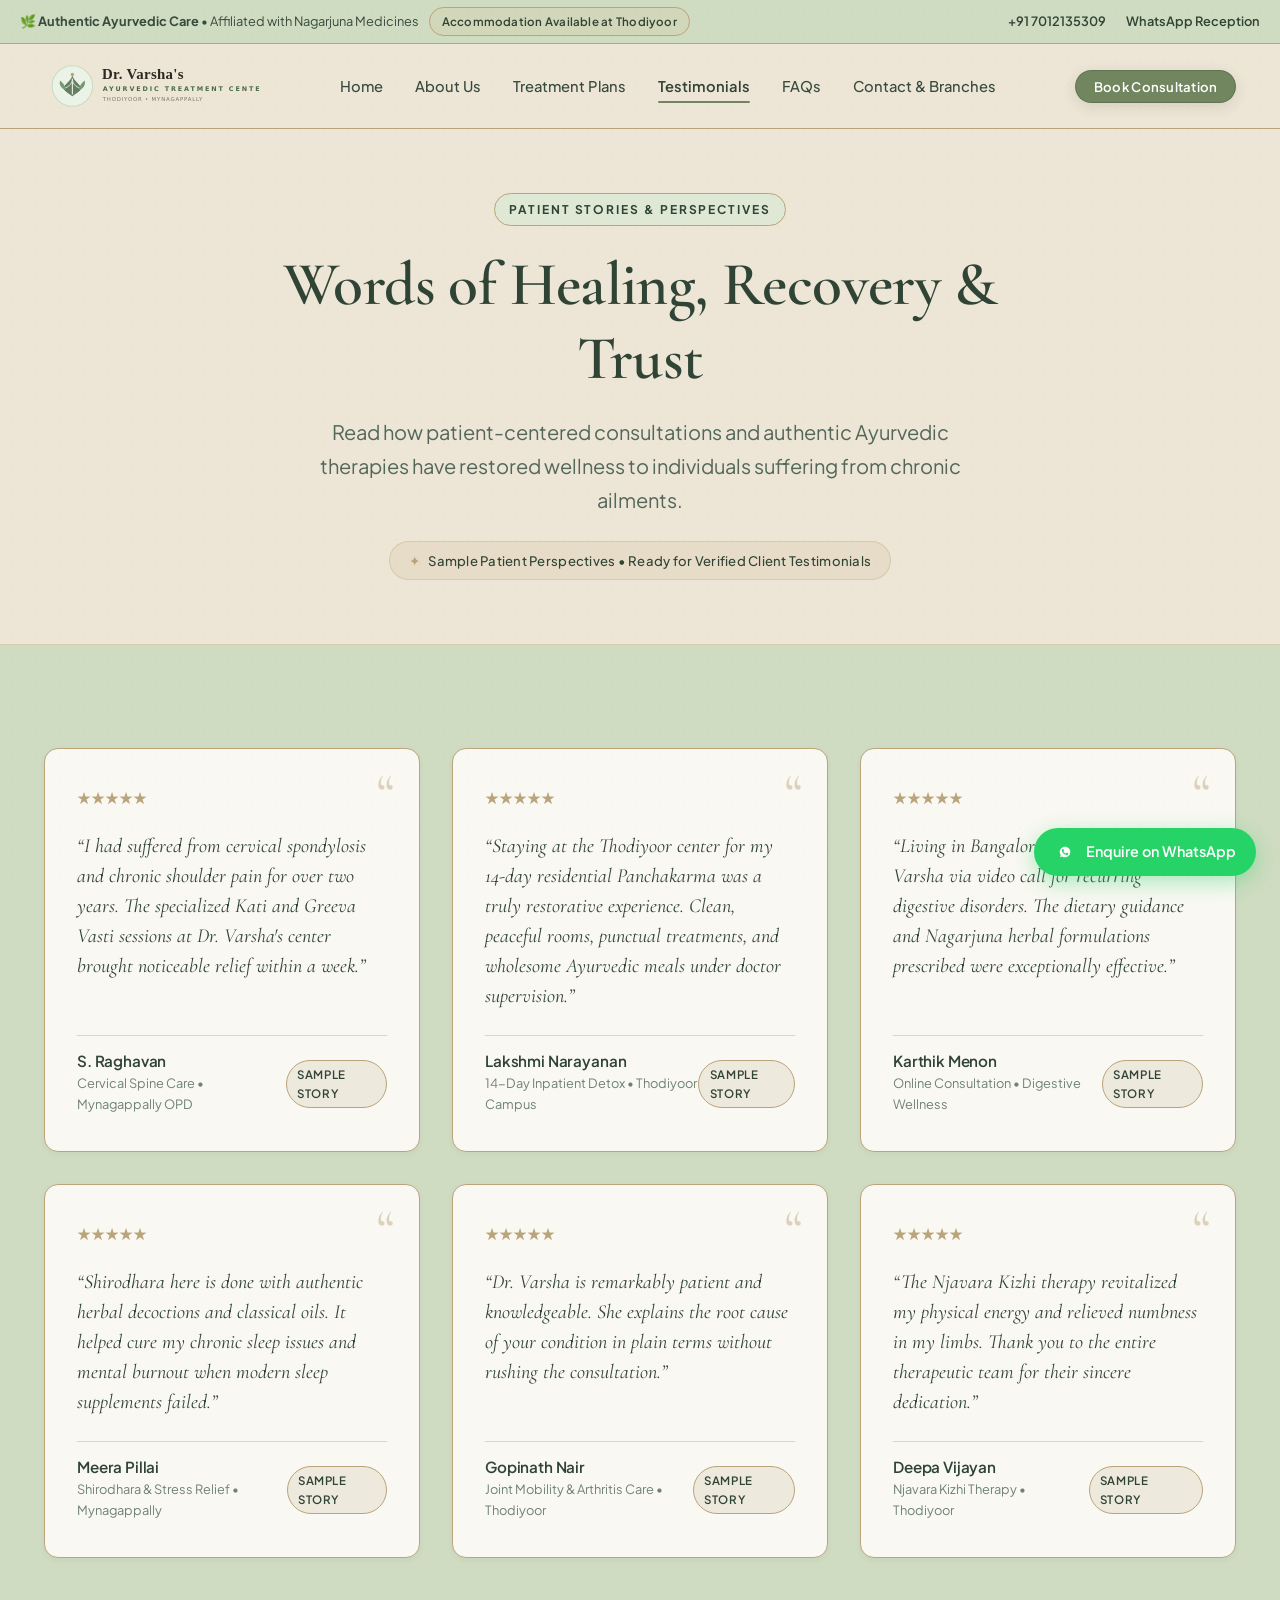
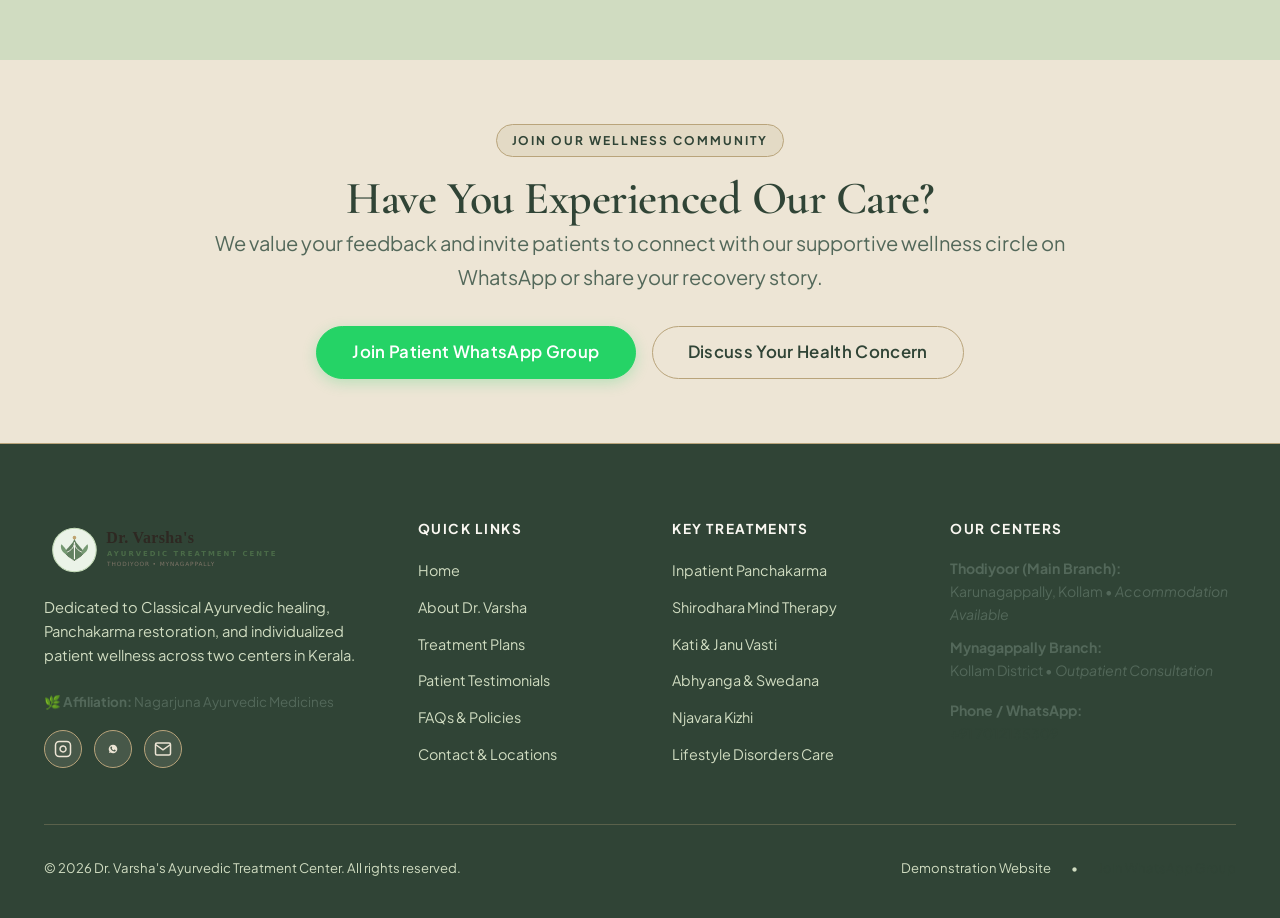
<file: testimonials.html>
<!DOCTYPE html>
<html lang="en">
<head>
  <meta charset="UTF-8">
  <meta name="viewport" content="width=device-width, initial-scale=1.0">
  <title>Patient Testimonials & Stories | Dr. Varsha's Ayurvedic Treatment Center</title>
  <meta name="description" content="Read patient healing stories and reviews for Ayurvedic treatments, Panchakarma detox, and spine care at Dr. Varsha's centers in Thodiyoor and Mynagappally.">
  <link rel="icon" type="image/svg+xml" href="assets/icons/logo.svg">
  
  <!-- Stylesheets -->
  <link rel="stylesheet" href="css/styles.css">
  <link rel="stylesheet" href="css/components.css">
  <link rel="stylesheet" href="css/animations.css">
</head>
<body>

  <!-- ==========================================================================
       Top Notice Bar
       ========================================================================== -->
  <div class="top-notice-bar">
    <div class="top-notice-content">
      <div class="top-notice-text">
        <span>🌿 <strong>Authentic Ayurvedic Care</strong> • Affiliated with Nagarjuna Medicines</span>
        <span class="badge-accommodation">Accommodation Available at Thodiyoor</span>
      </div>
      <div class="top-notice-links">
        <a href="tel:+917012135309" class="top-notice-link">+91 7012135309</a>
        <a href="https://wa.me/917012135309" target="_blank" rel="noopener noreferrer" class="top-notice-link">WhatsApp Reception</a>
      </div>
    </div>
  </div>

  <!-- ==========================================================================
       Header & Navigation
       ========================================================================== -->
  <header class="site-header">
    <div class="nav-container">
      <a href="index.html" class="site-logo" aria-label="Dr. Varsha's Ayurvedic Treatment Center">
        <img src="assets/icons/logo.svg" alt="Dr. Varsha's Ayurvedic Treatment Center Logo" width="280" height="70">
      </a>

      <!-- Desktop Nav -->
      <nav class="nav-desktop" aria-label="Primary Navigation">
        <ul class="nav-menu">
          <li><a href="index.html" class="nav-link">Home</a></li>
          <li><a href="about.html" class="nav-link">About Us</a></li>
          <li><a href="treatments.html" class="nav-link">Treatment Plans</a></li>
          <li><a href="testimonials.html" class="nav-link is-active">Testimonials</a></li>
          <li><a href="faqs.html" class="nav-link">FAQs</a></li>
          <li><a href="contact.html" class="nav-link">Contact & Branches</a></li>
        </ul>
      </nav>

      <!-- Desktop Header Actions -->
      <div class="nav-actions">
        <button type="button" class="btn btn-primary btn-sm" data-action="open-modal">
          Book Consultation
        </button>

        <button type="button" class="mobile-nav-toggle" aria-label="Toggle navigation menu" aria-expanded="false">
          <svg viewBox="0 0 24 24" fill="none" stroke="currentColor" stroke-width="2" stroke-linecap="round">
            <line x1="3" y1="12" x2="21" y2="12"></line>
            <line x1="3" y1="6" x2="21" y2="6"></line>
            <line x1="3" y1="18" x2="21" y2="18"></line>
          </svg>
        </button>
      </div>
    </div>

    <!-- Mobile Drawer -->
    <div class="mobile-nav-drawer" aria-label="Mobile Navigation Drawer">
      <div>
        <div style="margin-bottom: 2rem;">
          <img src="assets/icons/logo.svg" alt="Dr. Varsha's Logo" style="height: 50px;">
        </div>
        <ul class="mobile-nav-list">
          <li><a href="index.html" class="mobile-nav-link">Home</a></li>
          <li><a href="about.html" class="mobile-nav-link">About Us</a></li>
          <li><a href="treatments.html" class="mobile-nav-link">Treatment Plans</a></li>
          <li><a href="testimonials.html" class="mobile-nav-link is-active">Testimonials</a></li>
          <li><a href="faqs.html" class="mobile-nav-link">FAQs</a></li>
          <li><a href="contact.html" class="mobile-nav-link">Contact & Branches</a></li>
        </ul>
      </div>
      <div>
        <button type="button" class="btn btn-primary btn-block" style="margin-bottom: 0.75rem;" data-action="open-modal">
          Book Consultation
        </button>
        <a href="https://wa.me/917012135309" target="_blank" rel="noopener noreferrer" class="btn btn-whatsapp btn-block">
          WhatsApp Reception
        </a>
      </div>
    </div>
  </header>

  <main id="mainContent">

    <!-- ==========================================================================
         Testimonials Hero Header
         ========================================================================== -->
    <section class="section-sm bg-warm-beige" style="border-bottom: 1px solid var(--border-subtle);">
      <div class="container text-center">
        <span class="eyebrow">Patient Stories & Perspectives</span>
        <h1 style="max-width: 820px; margin: 0.5rem auto 1.25rem auto;">
          Words of Healing, Recovery & Trust
        </h1>
        <p class="text-lead" style="max-width: 680px; margin: 0 auto;">
          Read how patient-centered consultations and authentic Ayurvedic therapies have restored wellness to individuals suffering from chronic ailments.
        </p>

        <!-- Transparency Notice -->
        <div style="display:inline-flex; align-items:center; gap:0.5rem; background: rgba(184, 156, 102, 0.12); border: 1px solid rgba(184, 156, 102, 0.3); padding: 0.45rem 1.15rem; border-radius: var(--radius-pill); margin-top: 1.5rem;">
          <span style="color: var(--brand-gold); font-size: 0.85rem;">✦</span>
          <span style="font-size: 0.82rem; font-weight: 500; color: var(--text-main); letter-spacing: 0.02em;">
            Sample Patient Perspectives • Ready for Verified Client Testimonials
          </span>
        </div>
      </div>
    </section>

    <!-- ==========================================================================
         Editorial Testimonials Grid
         ========================================================================== -->
    <section class="section bg-ivory">
      <div class="container">
        
        <div class="testimonials-grid">
          
          <!-- Story 1 -->
          <article class="testimonial-card reveal-on-scroll">
            <div class="testimonial-stars">★★★★★</div>
            <p class="testimonial-quote">
              “I had suffered from cervical spondylosis and chronic shoulder pain for over two years. The specialized Kati and Greeva Vasti sessions at Dr. Varsha's center brought noticeable relief within a week.”
            </p>
            <div class="testimonial-author">
              <div class="author-meta">
                <h5>S. Raghavan</h5>
                <p>Cervical Spine Care • Mynagappally OPD</p>
              </div>
              <span class="badge-gold">Sample Story</span>
            </div>
          </article>

          <!-- Story 2 -->
          <article class="testimonial-card reveal-on-scroll">
            <div class="testimonial-stars">★★★★★</div>
            <p class="testimonial-quote">
              “Staying at the Thodiyoor center for my 14-day residential Panchakarma was a truly restorative experience. Clean, peaceful rooms, punctual treatments, and wholesome Ayurvedic meals under doctor supervision.”
            </p>
            <div class="testimonial-author">
              <div class="author-meta">
                <h5>Lakshmi Narayanan</h5>
                <p>14-Day Inpatient Detox • Thodiyoor Campus</p>
              </div>
              <span class="badge-gold">Sample Story</span>
            </div>
          </article>

          <!-- Story 3 -->
          <article class="testimonial-card reveal-on-scroll">
            <div class="testimonial-stars">★★★★★</div>
            <p class="testimonial-quote">
              “Living in Bangalore, I consulted Dr. Varsha via video call for recurring digestive disorders. The dietary guidance and Nagarjuna herbal formulations prescribed were exceptionally effective.”
            </p>
            <div class="testimonial-author">
              <div class="author-meta">
                <h5>Karthik Menon</h5>
                <p>Online Consultation • Digestive Wellness</p>
              </div>
              <span class="badge-gold">Sample Story</span>
            </div>
          </article>

          <!-- Story 4 -->
          <article class="testimonial-card reveal-on-scroll">
            <div class="testimonial-stars">★★★★★</div>
            <p class="testimonial-quote">
              “Shirodhara here is done with authentic herbal decoctions and classical oils. It helped cure my chronic sleep issues and mental burnout when modern sleep supplements failed.”
            </p>
            <div class="testimonial-author">
              <div class="author-meta">
                <h5>Meera Pillai</h5>
                <p>Shirodhara & Stress Relief • Mynagappally</p>
              </div>
              <span class="badge-gold">Sample Story</span>
            </div>
          </article>

          <!-- Story 5 -->
          <article class="testimonial-card reveal-on-scroll">
            <div class="testimonial-stars">★★★★★</div>
            <p class="testimonial-quote">
              “Dr. Varsha is remarkably patient and knowledgeable. She explains the root cause of your condition in plain terms without rushing the consultation.”
            </p>
            <div class="testimonial-author">
              <div class="author-meta">
                <h5>Gopinath Nair</h5>
                <p>Joint Mobility & Arthritis Care • Thodiyoor</p>
              </div>
              <span class="badge-gold">Sample Story</span>
            </div>
          </article>

          <!-- Story 6 -->
          <article class="testimonial-card reveal-on-scroll">
            <div class="testimonial-stars">★★★★★</div>
            <p class="testimonial-quote">
              “The Njavara Kizhi therapy revitalized my physical energy and relieved numbness in my limbs. Thank you to the entire therapeutic team for their sincere dedication.”
            </p>
            <div class="testimonial-author">
              <div class="author-meta">
                <h5>Deepa Vijayan</h5>
                <p>Njavara Kizhi Therapy • Thodiyoor</p>
              </div>
              <span class="badge-gold">Sample Story</span>
            </div>
          </article>

        </div>

      </div>
    </section>

    <!-- ==========================================================================
         Share Your Feedback / WhatsApp Community Invite
         ========================================================================== -->
    <section class="section-sm bg-warm-beige">
      <div class="container-narrow text-center">
        <span class="eyebrow eyebrow-gold">Join Our Wellness Community</span>
        <h2>Have You Experienced Our Care?</h2>
        <p class="text-lead" style="margin-bottom: 2rem;">
          We value your feedback and invite patients to connect with our supportive wellness circle on WhatsApp or share your recovery story.
        </p>

        <div class="flex justify-center gap-2 flex-wrap">
          <a href="https://chat.whatsapp.com/DfDYIsvoGz2IZXqtNwjoV4?s=sw&p=a&mlu=4&ilr=4" target="_blank" rel="noopener noreferrer" class="btn btn-whatsapp btn-lg">
            Join Patient WhatsApp Group
          </a>
          <button type="button" class="btn btn-secondary btn-lg" onclick="openBookingModal({ concern: 'Treatment Enquiry based on Patient Reviews' })">
            Discuss Your Health Concern
          </button>
        </div>
      </div>
    </section>

  </main>

  <!-- ==========================================================================
       Consultation Booking Modal ("Start Your Ayurvedic Care" Pop-up)
       ========================================================================== -->
  <div class="modal-backdrop" id="consultationModal" role="dialog" aria-modal="true" aria-labelledby="modalTitle">
    <div class="modal-dialog">
      <div class="modal-header">
        <button type="button" class="modal-close-btn" onclick="closeBookingModal()" aria-label="Close booking modal">✕</button>
        <span class="eyebrow" style="margin-bottom:0.4rem;">Start Your Ayurvedic Care</span>
        <h3 id="modalTitle" style="font-size:1.65rem;">Book an Ayurvedic Consultation</h3>
        <p style="font-size:0.88rem; margin-bottom:0;">
          Fill out the details below. Our care team will connect with you via WhatsApp to confirm the appointment.
        </p>
      </div>

      <div class="modal-body">
        <form id="bookingForm" novalidate>
          <div class="form-group">
            <label for="modalName" class="form-label">Full Name *</label>
            <input type="text" id="modalName" class="form-input" placeholder="e.g. Ramesh Kumar" required>
            <div class="form-error">Please enter your full name.</div>
          </div>

          <div class="form-group">
            <label for="modalPhone" class="form-label">WhatsApp Contact Number *</label>
            <input type="tel" id="modalPhone" class="form-input" placeholder="e.g. 9876543210" required>
            <div class="form-error">Please enter a valid 10-digit phone number.</div>
          </div>

          <div class="form-group">
            <label for="modalBranch" class="form-label">Consultation Mode & Location *</label>
            <select id="modalBranch" class="form-select" required>
              <option value="">-- Select Preferred Mode --</option>
              <option value="Online Video / Phone Consultation">Online Video / Phone Consultation</option>
              <option value="Thodiyoor Main Branch (Inpatient Stay Available)">Thodiyoor Main Branch (Inpatient Stay Available)</option>
              <option value="Mynagappally Branch (Outpatient Clinic)">Mynagappally Branch (Outpatient Clinic)</option>
            </select>
            <div class="form-error">Please select your consultation mode.</div>
          </div>

          <div class="form-group">
            <label for="modalConcern" class="form-label">Health Concern / Treatment Desired</label>
            <input type="text" id="modalConcern" class="form-input" placeholder="e.g. Chronic back pain, Shirodhara, Panchakarma detox">
          </div>

          <div class="form-group">
            <label for="modalTiming" class="form-label">Preferred Date or Time (Optional)</label>
            <input type="text" id="modalTiming" class="form-input" placeholder="e.g. Tomorrow morning, Weekend slot">
          </div>

          <button type="submit" class="btn btn-primary btn-block btn-lg" style="margin-top:1.5rem;">
            <span>Send Enquiry on WhatsApp</span>
            <svg viewBox="0 0 24 24" fill="currentColor">
              <path d="M12.031 6.172c-3.181 0-5.767 2.586-5.768 5.766-.001 1.298.38 2.27 1.019 3.287l-.582 2.128 2.182-.573c.978.58 1.911.928 3.145.929 3.178 0 5.767-2.587 5.768-5.766.001-3.187-2.575-5.77-5.764-5.771zm3.392 8.244c-.144.405-.837.774-1.17.824-.299.045-.677.063-1.092-.069-.252-.08-.575-.187-.988-.365-1.739-.751-2.874-2.502-2.961-2.617-.087-.116-.708-.94-.708-1.793s.448-1.273.607-1.446c.159-.173.346-.217.462-.217l.332.007c.106.005.249-.04.39.299.144.347.491 1.199.534 1.286.043.087.072.188.014.304-.058.116-.087.188-.173.289l-.26.302c-.087.087-.179.182-.077.357.101.174.45 0.742.966 1.201.666.592 1.228.776 1.401.863.173.087.275.072.376-.043.101-.116.433-.506.549-.679.116-.173.231-.144.39-.087s1.011.477 1.184.564c.173.087.289.13.332.202.043.073.043.419-.101.824z"/>
            </svg>
          </button>

          <p class="text-center" style="font-size:0.78rem; color:var(--text-light); margin-top:0.85rem;">
            * Submitting opens WhatsApp directly with your pre-filled details to chat with our clinic coordinator.
          </p>
        </form>
      </div>
    </div>
  </div>

  <!-- Floating Quick-Action Elements -->
  <div class="floating-actions" id="floatingActions">
    <a href="https://wa.me/917012135309" target="_blank" rel="noopener noreferrer" class="floating-whatsapp-btn" aria-label="Chat on WhatsApp">
      <svg viewBox="0 0 24 24" fill="currentColor">
        <path d="M12.031 6.172c-3.181 0-5.767 2.586-5.768 5.766-.001 1.298.38 2.27 1.019 3.287l-.582 2.128 2.182-.573c.978.58 1.911.928 3.145.929 3.178 0 5.767-2.587 5.768-5.766.001-3.187-2.575-5.77-5.764-5.771zm3.392 8.244c-.144.405-.837.774-1.17.824-.299.045-.677.063-1.092-.069-.252-.08-.575-.187-.988-.365-1.739-.751-2.874-2.502-2.961-2.617-.087-.116-.708-.94-.708-1.793s.448-1.273.607-1.446c.159-.173.346-.217.462-.217l.332.007c.106.005.249-.04.39.299.144.347.491 1.199.534 1.286.043.087.072.188.014.304-.058.116-.087.188-.173.289l-.26.302c-.087.087-.179.182-.077.357.101.174.45 0.742.966 1.201.666.592 1.228.776 1.401.863.173.087.275.072.376-.043.101-.116.433-.506.549-.679.116-.173.231-.144.39-.087s1.011.477 1.184.564c.173.087.289.13.332.202.043.073.043.419-.101.824z"/>
      </svg>
      <span>Enquire on WhatsApp</span>
    </a>
  </div>

  <!-- Site Footer -->
  <footer class="site-footer">
    <div class="container">
      <div class="footer-grid">
        <div class="footer-brand">
          <img src="assets/icons/logo.svg" alt="Dr. Varsha's Ayurvedic Treatment Center" style="height: 58px; margin-bottom: 0.5rem;">
          <p>Dedicated to Classical Ayurvedic healing, Panchakarma restoration, and individualized patient wellness across two centers in Kerala.</p>
          <div style="font-size: 0.84rem; color: var(--text-muted); margin-bottom: 1rem;">🌿 <strong>Affiliation:</strong> Nagarjuna Ayurvedic Medicines</div>
          <div class="footer-social-links">
            <a href="https://www.instagram.com/dr.varshasayurveda?stkn=ZWZyY3dxa2pwbnh2" target="_blank" rel="noopener noreferrer" class="social-icon-btn" aria-label="Instagram">
              <svg width="18" height="18" viewBox="0 0 24 24" fill="none" stroke="currentColor" stroke-width="2"><rect x="2" y="2" width="20" height="20" rx="5" ry="5"></rect><path d="M16 11.37A4 4 0 1 1 12.63 8 4 4 0 0 1 16 11.37z"></path><line x1="17.5" y1="6.5" x2="17.51" y2="6.5"></line></svg>
            </a>
            <a href="https://chat.whatsapp.com/DfDYIsvoGz2IZXqtNwjoV4?s=sw&p=a&mlu=4&ilr=4" target="_blank" rel="noopener noreferrer" class="social-icon-btn" aria-label="WhatsApp Community">
              <svg width="18" height="18" viewBox="0 0 24 24" fill="currentColor"><path d="M12.031 6.172c-3.181 0-5.767 2.586-5.768 5.766-.001 1.298.38 2.27 1.019 3.287l-.582 2.128 2.182-.573c.978.58 1.911.928 3.145.929 3.178 0 5.767-2.587 5.768-5.766.001-3.187-2.575-5.77-5.764-5.771zm3.392 8.244c-.144.405-.837.774-1.17.824-.299.045-.677.063-1.092-.069-.252-.08-.575-.187-.988-.365-1.739-.751-2.874-2.502-2.961-2.617-.087-.116-.708-.94-.708-1.793s.448-1.273.607-1.446c.159-.173.346-.217.462-.217l.332.007c.106.005.249-.04.39.299.144.347.491 1.199.534 1.286.043.087.072.188.014.304-.058.116-.087.188-.173.289l-.26.302c-.087.087-.179.182-.077.357.101.174.45 0.742.966 1.201.666.592 1.228.776 1.401.863.173.087.275.072.376-.043.101-.116.433-.506.549-.679.116-.173.231-.144.39-.087s1.011.477 1.184.564c.173.087.289.13.332.202.043.073.043.419-.101.824z"/></svg>
            </a>
            <a href="mailto:drvarshasayurveda@gmail.com" class="social-icon-btn" aria-label="Email">
              <svg width="18" height="18" viewBox="0 0 24 24" fill="none" stroke="currentColor" stroke-width="2"><path d="M4 4h16c1.1 0 2 .9 2 2v12c0 1.1-.9 2-2 2H4c-1.1 0-2-.9-2-2V6c0-1.1.9-2 2-2z"></path><polyline points="22,6 12,13 2,6"></polyline></svg>
            </a>
          </div>
        </div>

        <div>
          <h4 class="footer-heading">Quick Links</h4>
          <ul class="footer-links">
            <li><a href="index.html" class="footer-link">Home</a></li>
            <li><a href="about.html" class="footer-link">About Dr. Varsha</a></li>
            <li><a href="treatments.html" class="footer-link">Treatment Plans</a></li>
            <li><a href="testimonials.html" class="footer-link">Patient Testimonials</a></li>
            <li><a href="faqs.html" class="footer-link">FAQs & Policies</a></li>
            <li><a href="contact.html" class="footer-link">Contact & Locations</a></li>
          </ul>
        </div>

        <div>
          <h4 class="footer-heading">Key Treatments</h4>
          <ul class="footer-links">
            <li><a href="treatments.html" class="footer-link">Inpatient Panchakarma</a></li>
            <li><a href="treatments.html" class="footer-link">Shirodhara Mind Therapy</a></li>
            <li><a href="treatments.html" class="footer-link">Kati & Janu Vasti</a></li>
            <li><a href="treatments.html" class="footer-link">Abhyanga & Swedana</a></li>
            <li><a href="treatments.html" class="footer-link">Njavara Kizhi</a></li>
            <li><a href="treatments.html" class="footer-link">Lifestyle Disorders Care</a></li>
          </ul>
        </div>

        <div>
          <h4 class="footer-heading">Our Centers</h4>
          <p style="font-size:0.88rem; color:var(--text-muted); margin-bottom:0.6rem;">
            <strong>Thodiyoor (Main Branch):</strong><br>Karunagappally, Kollam • <em>Accommodation Available</em>
          </p>
          <p style="font-size:0.88rem; color:var(--text-muted); margin-bottom:1rem;">
            <strong>Mynagappally Branch:</strong><br>Kollam District • <em>Outpatient Consultation</em>
          </p>
          <p style="font-size:0.88rem; color:var(--text-muted);">
            <strong>Phone / WhatsApp:</strong><br><a href="tel:+917012135309" style="color:var(--brand-primary); font-weight:600;">+91 7012135309</a>
          </p>
        </div>
      </div>

      <div class="footer-bottom">
        <div>&copy; 2026 Dr. Varsha's Ayurvedic Treatment Center. All rights reserved.</div>
        <div style="display:flex; gap:1.25rem;">
          <span>Demonstration Website</span><span>•</span>
          <a href="https://chat.whatsapp.com/DfDYIsvoGz2IZXqtNwjoV4?s=sw&p=a&mlu=4&ilr=4" target="_blank" rel="noopener noreferrer" style="color:var(--brand-primary);">Join WhatsApp Group</a>
        </div>
      </div>
    </div>
  </footer>

  <!-- Scripts -->
  <script src="js/treatments-data.js"></script>
  <script src="js/whatsapp-booking.js"></script>
  <script src="js/main.js"></script>
</body>
</html>
</file>
<file: css/styles.css>
/* ==========================================================================
   DR. VARSHA'S AYURVEDIC TREATMENT CENTER
   Core Design System, Tokens, Typography & Layout
   ========================================================================== */

@import url('https://fonts.googleapis.com/css2?family=Cormorant+Garamond:ital,wght@0,400;0,500;0,600;0,700;1,400;1,600&family=Plus+Jakarta+Sans:wght@300;400;500;600;700&display=swap');

:root {
  /* ==========================================================================
     Unified Ayurvedic Palette (Combining Concepts 1, 2 & 3 Strengths)
     ========================================================================== */
  /* Main Background: Warm Limestone (#EDE5D5) */
  --bg-main: #EDE5D5;            /* Main background: warm limestone */
  --bg-warm-ivory: #EDE5D5;      /* Base light canvas alias */
  --bg-warm-beige: #EDE5D5;      /* Warm limestone primary sections */

  /* Secondary Surfaces & Cards: Herbal Sage (#D0DCC1) */
  --bg-secondary: #D0DCC1;       /* Secondary section background: herbal sage */
  --bg-sage: #D0DCC1;            /* Herbal sage */
  --bg-ivory: #D0DCC1;           /* Secondary alternating section: herbal sage */
  --bg-card: #D0DCC1;            /* Sage green card surface */
  --bg-sage-light: #DEE8D4;      /* Delicate lighter herbal sage tint */
  --bg-pure: #FAF8F2;            /* Clean light contrast surface */
  --bg-sand-light: #F4EFE6;      /* Subtle muted limestone tint */
  --bg-dark-feature: #304436;    /* Deep forest green for footer & booking CTA */

  /* Buttons & Highlights: Moss Olive (#71865F) */
  --brand-botanical: #71865F;       /* Moss olive - primary buttons & interactive highlights */
  --brand-botanical-hover: #5D704E; /* Deeper moss olive on hover */
  --brand-botanical-dark: #4A5B3D;  /* Deep moss olive */
  --brand-botanical-light: #8E9F7F; /* Softer moss olive */
  --brand-accent: #71865F;          /* Moss olive accent */
  --brand-accent-hover: #5D704E;
  --brand-sage: #4A6B48;            /* Botanical logo green */
  --brand-light-sage: #759972;      /* Logo leaf green */
  --brand-brass: #B9A47B;           /* Antique brass for subtle decorative details */
  --brand-gold: #B9A47B;            /* Antique brass alias */
  --brand-sand: #B9A47B;
  --brand-gold-soft: rgba(185, 164, 123, 0.18);

  /* Headings & Text: Deep Forest Green (#304436) */
  --brand-primary: #304436;         /* Deep forest green primary tone */
  --brand-primary-hover: #223328;   /* Deeper forest green on hover */
  --text-main: #304436;            /* Deep forest green headings & primary text */
  --text-body: #364A3D;            /* Deep forest green for comfortable reading */
  --text-muted: #53685A;           /* Muted forest green for secondary text */
  --text-light: #6E8275;           /* Soft caption & metadata text */
  --text-on-accent: #FFFFFF;       /* Pure white on moss olive (#71865F) buttons */
  --text-on-dark: #EDE5D5;         /* Warm limestone on deep forest green features */
  --text-on-dark-muted: #D0DCC1;   /* Herbal sage on deep forest green features */

  /* Borders & Small Decorative Details: Antique Brass (#B9A47B) */
  --border-brass: #B9A47B;         /* Antique brass */
  --border-gold: #B9A47B;
  --border-sand: #B9A47B;
  --border-subtle: rgba(185, 164, 123, 0.4); /* Subtle antique brass border */
  --border-medium: #B9A47B;                  /* Antique brass border */
  --border-sage: rgba(113, 134, 95, 0.45);   /* Soft sage border */
  --border-sage-subtle: rgba(113, 134, 95, 0.25);

  /* Shadows (Tuned to deep forest green for organic depth) */
  --shadow-xs: 0 2px 6px rgba(48, 68, 54, 0.05);
  --shadow-sm: 0 4px 14px rgba(48, 68, 54, 0.07);
  --shadow-md: 0 10px 28px rgba(48, 68, 54, 0.1);
  --shadow-lg: 0 20px 48px rgba(48, 68, 54, 0.13);
  --shadow-float: 0 24px 60px rgba(48, 68, 54, 0.18);

  /* Radius */
  --radius-sm: 8px;
  --radius-md: 14px;
  --radius-lg: 20px;
  --radius-xl: 32px;
  --radius-pill: 9999px;

  /* Typography */
  --font-serif: 'Cormorant Garamond', Georgia, 'Times New Roman', serif;
  --font-sans: 'Plus Jakarta Sans', system-ui, -apple-system, BlinkMacSystemFont, 'Segoe UI', Roboto, sans-serif;

  /* Transitions */
  --transition-fast: all 0.2s ease;
  --transition-smooth: all 0.35s cubic-bezier(0.16, 1, 0.3, 1);
  --transition-slow: all 0.6s cubic-bezier(0.16, 1, 0.3, 1);

  /* Layout */
  --container-max: 1240px;
  --container-narrow: 980px;
}

/* ==========================================================================
   CSS Reset & Base
   ========================================================================== */
*, *::before, *::after {
  box-sizing: border-box;
  margin: 0;
  padding: 0;
}

html, body {
  overflow-x: hidden;
  max-width: 100%;
}

html {
  font-size: 16px;
  scroll-behavior: smooth;
  -webkit-font-smoothing: antialiased;
  -moz-osx-font-smoothing: grayscale;
}

body {
  font-family: var(--font-sans);
  background-color: var(--bg-warm-beige);
  color: var(--text-body);
  line-height: 1.65;
  font-size: 1rem;
  position: relative;
  min-height: 100vh;
}

/* Texture/Grain overlay effect */
body::before {
  content: "";
  position: fixed;
  inset: 0;
  background-image: radial-gradient(rgba(81, 74, 64, 0.02) 1px, transparent 1px);
  background-size: 24px 24px;
  pointer-events: none;
  z-index: 999;
}

img, svg, picture {
  display: block;
  max-width: 100%;
  height: auto;
}

a {
  color: inherit;
  text-decoration: none;
  transition: var(--transition-fast);
}

button, input, select, textarea {
  font: inherit;
}

button {
  cursor: pointer;
  border: none;
  background: none;
}

/* ==========================================================================
   Typography Hierarchy
   ========================================================================== */
h1, h2, h3, h4, h5, h6 {
  font-family: var(--font-serif);
  color: var(--text-main);
  font-weight: 600;
  line-height: 1.2;
  letter-spacing: -0.01em;
}

h1 {
  font-size: clamp(1.9rem, 4.8vw, 4rem);
  font-weight: 600;
  overflow-wrap: break-word;
}

h2 {
  font-size: clamp(1.65rem, 3.6vw, 3rem);
  font-weight: 600;
  overflow-wrap: break-word;
}

h3 {
  font-size: clamp(1.4rem, 2.8vw, 2rem);
  font-weight: 600;
}

h4 {
  font-size: clamp(1.2rem, 2.2vw, 1.5rem);
  font-weight: 500;
}

p {
  margin-bottom: 1rem;
  color: var(--text-body);
}

p:last-child {
  margin-bottom: 0;
}

.text-lead {
  font-size: clamp(1.05rem, 1.8vw, 1.25rem);
  line-height: 1.7;
  color: var(--text-muted);
}

.eyebrow {
  display: inline-flex;
  align-items: center;
  gap: 0.5rem;
  font-family: var(--font-sans);
  font-size: 0.75rem;
  font-weight: 700;
  letter-spacing: 0.16em;
  text-transform: uppercase;
  color: var(--text-main);
  margin-bottom: 0.85rem;
  background: var(--bg-sage-light);
  padding: 0.35rem 0.9rem;
  border-radius: var(--radius-pill);
  border: 1px solid var(--border-sand);
}

.eyebrow-icon {
  width: 12px;
  height: 12px;
  fill: currentColor;
}

.eyebrow-gold {
  background: var(--brand-gold-soft);
  color: var(--text-main);
  border-color: var(--border-sand);
}

/* ==========================================================================
   Layout Containers
   ========================================================================== */
.container {
  width: 100%;
  max-width: var(--container-max);
  margin-left: auto;
  margin-right: auto;
  padding-left: 1.5rem;
  padding-right: 1.5rem;
}

.container-narrow {
  width: 100%;
  max-width: var(--container-narrow);
  margin-left: auto;
  margin-right: auto;
  padding-left: 1.5rem;
  padding-right: 1.5rem;
}

@media (max-width: 768px) {
  .container, .container-narrow {
    padding-left: 1.15rem;
    padding-right: 1.15rem;
  }
}

.section {
  padding-top: clamp(4rem, 8vw, 7.5rem);
  padding-bottom: clamp(4rem, 8vw, 7.5rem);
  position: relative;
}

.section-sm {
  padding-top: clamp(2.5rem, 5vw, 4.5rem);
  padding-bottom: clamp(2.5rem, 5vw, 4.5rem);
}

.section-header {
  text-align: center;
  max-width: 680px;
  margin: 0 auto clamp(2.5rem, 5vw, 4rem) auto;
}

.section-header.text-left {
  text-align: left;
  margin-left: 0;
}

.section-title {
  margin-bottom: 1rem;
}

.section-description {
  color: var(--text-muted);
  font-size: 1.05rem;
  line-height: 1.65;
}

/* Section Background Variations */
.bg-warm-beige {
  background-color: var(--bg-warm-ivory);
}

.bg-ivory {
  background-color: var(--bg-secondary);
}

.bg-sage {
  background-color: var(--bg-secondary);
}

.bg-sage-tint {
  background-color: var(--bg-sage-light);
}

.bg-sand-tint {
  background-color: var(--bg-sand-light);
}

/* ==========================================================================
   Utility Classes
   ========================================================================== */
.text-center { text-align: center; }
.text-left { text-align: left; }
.text-right { text-align: right; }

.font-serif { font-family: var(--font-serif); }
.font-sans { font-family: var(--font-sans); }

.italic { font-style: italic; }

.flex { display: flex; }
.inline-flex { display: inline-flex; }
.items-center { align-items: center; }
.justify-between { justify-content: space-between; }
.justify-center { justify-content: center; }
.flex-col { flex-direction: column; }
.flex-wrap { flex-wrap: wrap; }
.gap-1 { gap: 0.5rem; }
.gap-2 { gap: 1rem; }
.gap-3 { gap: 1.5rem; }
.gap-4 { gap: 2rem; }

.grid { display: grid; }

.relative { position: relative; }
.overflow-hidden { overflow: hidden; }

/* Badges */
.badge-placeholder,
.badge-gold {
  display: inline-flex;
  align-items: center;
  gap: 0.35rem;
  font-size: 0.72rem;
  font-weight: 600;
  text-transform: uppercase;
  letter-spacing: 0.05em;
  padding: 0.25rem 0.65rem;
  border-radius: var(--radius-pill);
  background: var(--brand-gold-soft);
  color: var(--text-main);
  border: 1px solid var(--border-sand);
}

.badge-branch-thodiyoor {
  display: inline-flex;
  align-items: center;
  gap: 0.35rem;
  font-size: 0.72rem;
  font-weight: 600;
  padding: 0.25rem 0.65rem;
  border-radius: var(--radius-pill);
  background: var(--bg-secondary);
  color: var(--text-main);
  border: 1px solid var(--border-sand);
}

.badge-branch-mynagappally {
  display: inline-flex;
  align-items: center;
  gap: 0.35rem;
  font-size: 0.72rem;
  font-weight: 600;
  padding: 0.25rem 0.65rem;
  border-radius: var(--radius-pill);
  background: var(--bg-sand-light);
  color: var(--text-main);
  border: 1px solid var(--border-sand);
}

.badge-accommodation {
  display: inline-flex;
  align-items: center;
  gap: 0.35rem;
  font-size: 0.72rem;
  font-weight: 600;
  letter-spacing: 0.02em;
  padding: 0.25rem 0.75rem;
  border-radius: var(--radius-pill);
  background: rgba(216, 199, 165, 0.25);
  color: var(--text-main);
  border: 1px solid var(--border-sand);
}

/* Responsive Editorial Split Layouts */
.editorial-grid {
  display: grid;
  grid-template-columns: 1.1fr 0.9fr;
  gap: clamp(2rem, 5vw, 4.5rem);
  align-items: center;
}

.editorial-grid-equal {
  display: grid;
  grid-template-columns: 1fr 1fr;
  gap: clamp(2rem, 5vw, 3.5rem);
  align-items: center;
}

@media (max-width: 900px) {
  .editorial-grid,
  .editorial-grid-equal {
    grid-template-columns: 1fr !important;
    gap: 2.25rem !important;
  }
}

/* Accessible Screen Reader Only */
.sr-only {
  position: absolute;
  width: 1px;
  height: 1px;
  padding: 0;
  margin: -1px;
  overflow: hidden;
  clip: rect(0, 0, 0, 0);
  white-space: nowrap;
  border-width: 0;
}
</file>
<file: css/components.css>
/* ==========================================================================
   DR. VARSHA'S AYURVEDIC TREATMENT CENTER
   Components: Navigation, Buttons, Cards, Modals, Forms & Footer
   ========================================================================== */

/* ==========================================================================
   Top Announcement Bar
   ========================================================================== */
.top-notice-bar {
  background-color: var(--bg-secondary);
  color: var(--text-body);
  font-size: 0.8rem;
  padding: 0.45rem 1rem;
  border-bottom: 1px solid var(--border-medium);
  position: relative;
  z-index: 101;
}

.top-notice-content {
  display: flex;
  align-items: center;
  justify-content: space-between;
  gap: 1rem;
  max-width: var(--container-max);
  margin: 0 auto;
}

.top-notice-text {
  display: flex;
  align-items: center;
  gap: 0.6rem;
  flex-wrap: wrap;
}

.top-notice-links {
  display: flex;
  align-items: center;
  gap: 1.25rem;
}

.top-notice-link {
  display: inline-flex;
  align-items: center;
  gap: 0.35rem;
  color: var(--text-main);
  font-weight: 600;
  transition: var(--transition-fast);
}

.top-notice-link:hover {
  color: var(--brand-botanical-dark);
  text-decoration: underline;
}

/* ==========================================================================
   Navigation Bar (Header)
   ========================================================================== */
.site-header {
  position: sticky;
  top: 0;
  z-index: 100;
  background-color: rgba(237, 229, 213, 0.94);
  backdrop-filter: blur(14px);
  -webkit-backdrop-filter: blur(14px);
  border-bottom: 1px solid var(--border-medium);
  transition: padding 0.3s ease, box-shadow 0.3s ease;
}

.site-header.is-scrolled {
  box-shadow: var(--shadow-sm);
  background-color: rgba(237, 229, 213, 0.98);
}

.nav-container {
  display: flex;
  align-items: center;
  justify-content: space-between;
  height: 84px;
  max-width: var(--container-max);
  margin: 0 auto;
  padding: 0 1.5rem;
}

.site-logo {
  display: flex;
  align-items: center;
  gap: 0.75rem;
  text-decoration: none;
}

.site-logo img {
  height: 54px;
  width: auto;
}

/* Desktop Nav Links */
.nav-menu {
  display: flex;
  align-items: center;
  gap: 2rem;
  list-style: none;
}

.nav-link {
  font-size: 0.92rem;
  font-weight: 500;
  color: var(--text-body);
  position: relative;
  padding: 0.5rem 0;
  transition: color 0.2s ease;
}

.nav-link::after {
  content: "";
  position: absolute;
  bottom: 0;
  left: 0;
  width: 0%;
  height: 2px;
  background-color: var(--brand-botanical);
  border-radius: 2px;
  transition: width 0.3s ease;
}

.nav-link:hover {
  color: var(--text-main);
}

.nav-link:hover::after,
.nav-link.is-active::after {
  width: 100%;
}

.nav-link.is-active {
  color: var(--text-main);
  font-weight: 600;
}

.nav-actions {
  display: flex;
  align-items: center;
  gap: 1rem;
}

/* Mobile Toggle */
.mobile-nav-toggle {
  display: none;
  background: none;
  border: none;
  padding: 0.5rem;
  cursor: pointer;
  color: var(--text-main);
  z-index: 102;
}

.mobile-nav-toggle svg {
  width: 28px;
  height: 28px;
}

/* Mobile Nav Drawer */
.mobile-nav-drawer {
  display: none;
  position: fixed;
  top: 0;
  left: 0;
  width: 100%;
  height: 100vh;
  background-color: var(--bg-ivory);
  z-index: 99;
  padding: 6rem 2rem 2rem 2rem;
  overflow-y: auto;
  flex-direction: column;
  justify-content: space-between;
  transform: translateY(-100%);
  transition: transform 0.4s cubic-bezier(0.16, 1, 0.3, 1);
}

.mobile-nav-drawer.is-open {
  transform: translateY(0);
}

.mobile-nav-list {
  list-style: none;
  display: flex;
  flex-direction: column;
  gap: 1.5rem;
  margin-bottom: 2rem;
}

.mobile-nav-link {
  font-family: var(--font-serif);
  font-size: 1.75rem;
  color: var(--text-main);
  font-weight: 600;
  display: block;
}

.mobile-nav-link.is-active {
  color: var(--brand-primary);
}

/* ==========================================================================
   Buttons
   ========================================================================== */
.btn {
  display: inline-flex;
  align-items: center;
  justify-content: center;
  gap: 0.6rem;
  padding: 0.75rem 1.6rem;
  border-radius: var(--radius-pill);
  font-family: var(--font-sans);
  font-size: 0.92rem;
  font-weight: 600;
  letter-spacing: 0.02em;
  text-decoration: none;
  transition: var(--transition-smooth);
  cursor: pointer;
  border: 1px solid transparent;
  line-height: 1.2;
  white-space: nowrap;
}

.btn svg {
  width: 18px;
  height: 18px;
  flex-shrink: 0;
}

/* Primary Button (Moss Green #6F865D with Light Text) */
.btn-primary {
  background-color: var(--brand-botanical);
  color: var(--text-on-accent);
  border-color: rgba(41, 61, 48, 0.25);
  box-shadow: 0 4px 14px rgba(41, 61, 48, 0.12);
}

.btn-primary:hover {
  background-color: var(--brand-botanical-hover);
  border-color: var(--brand-primary);
  transform: translateY(-2px);
  box-shadow: 0 6px 18px rgba(41, 61, 48, 0.22);
  color: #FFFFFF;
}

/* Secondary Button (Warm Beige with Antique Gold Border #B09A72) */
.btn-secondary {
  background-color: var(--bg-warm-beige);
  color: var(--text-main);
  border: 1.5px solid var(--border-medium);
}

.btn-secondary:hover {
  background-color: var(--bg-secondary);
  border-color: var(--brand-botanical);
  color: var(--text-main);
  transform: translateY(-2px);
}

/* WhatsApp Emerald Button */
.btn-whatsapp {
  background-color: #25D366;
  color: #FFFFFF;
  border-color: #25D366;
  box-shadow: 0 4px 14px rgba(37, 211, 102, 0.25);
}

.btn-whatsapp:hover {
  background-color: #1EBE5D;
  border-color: #1EBE5D;
  transform: translateY(-2px);
  box-shadow: 0 6px 20px rgba(37, 211, 102, 0.35);
  color: #FFFFFF;
}

/* Outline / Ghost */
.btn-outline {
  background: transparent;
  color: var(--text-body);
  border: 1px solid var(--border-medium);
}

.btn-outline:hover {
  background-color: rgba(81, 74, 64, 0.05);
  border-color: var(--text-main);
  color: var(--text-main);
}

.btn-sm {
  padding: 0.5rem 1.1rem;
  font-size: 0.82rem;
}

.btn-lg {
  padding: 0.95rem 2.2rem;
  font-size: 1.05rem;
}

.btn-block {
  width: 100%;
}

/* ==========================================================================
   Hero Section
   ========================================================================== */
.hero-section {
  position: relative;
  padding-top: clamp(3rem, 6vw, 5.5rem);
  padding-bottom: clamp(3.5rem, 7vw, 6rem);
  overflow: hidden;
}

.hero-grid {
  display: grid;
  grid-template-columns: 1.15fr 0.85fr;
  align-items: center;
  gap: clamp(2rem, 5vw, 4.5rem);
}

.hero-content {
  position: relative;
  z-index: 2;
}

.hero-title {
  margin-top: 0.75rem;
  margin-bottom: 1.25rem;
  color: var(--text-main);
}

.hero-title .highlight-text {
  font-style: italic;
  color: var(--brand-sage);
  display: inline-block;
}

.hero-lead {
  font-size: clamp(1.05rem, 1.8vw, 1.22rem);
  color: var(--text-muted);
  line-height: 1.7;
  margin-bottom: 2rem;
  max-width: 580px;
}

.hero-cta-group {
  display: flex;
  align-items: center;
  gap: 1rem;
  flex-wrap: wrap;
  margin-bottom: 2.5rem;
}

.hero-trust-strip {
  display: flex;
  align-items: center;
  gap: 1.75rem;
  flex-wrap: wrap;
  padding-top: 1.5rem;
  border-top: 1px solid var(--border-medium);
}

.trust-item {
  display: flex;
  align-items: center;
  gap: 0.6rem;
  font-size: 0.85rem;
  color: var(--text-muted);
  font-weight: 500;
}

.trust-item-icon {
  width: 22px;
  height: 22px;
  border-radius: var(--radius-pill);
  background: var(--bg-sage-light);
  color: var(--text-main);
  display: flex;
  align-items: center;
  justify-content: center;
  flex-shrink: 0;
}

.hero-visual {
  position: relative;
}

.hero-image-frame {
  position: relative;
  border-radius: 180px 180px var(--radius-lg) var(--radius-lg);
  overflow: hidden;
  box-shadow: var(--shadow-lg);
  border: 4px solid var(--border-sand);
  background: var(--bg-sage-light);
  aspect-ratio: 4 / 5;
}

.hero-image-frame img {
  width: 100%;
  height: 100%;
  object-fit: cover;
  transition: transform 1.2s cubic-bezier(0.16, 1, 0.3, 1);
}

.hero-image-frame:hover img {
  transform: scale(1.03);
}

/* Floating Badges on Hero Visual */
.hero-floating-card {
  position: absolute;
  bottom: 24px;
  left: -20px;
  background: rgba(237, 229, 213, 0.95);
  backdrop-filter: blur(10px);
  border: 1px solid var(--border-medium);
  border-radius: var(--radius-md);
  padding: 1rem 1.25rem;
  box-shadow: var(--shadow-md);
  display: flex;
  align-items: center;
  gap: 0.9rem;
  max-width: 260px;
  z-index: 3;
}

.hero-floating-icon {
  width: 40px;
  height: 40px;
  border-radius: 50%;
  background: var(--bg-secondary);
  color: var(--text-main);
  display: flex;
  align-items: center;
  justify-content: center;
  flex-shrink: 0;
}

.hero-floating-title {
  font-size: 0.85rem;
  font-weight: 700;
  color: var(--text-main);
  line-height: 1.2;
}

.hero-floating-sub {
  font-size: 0.75rem;
  color: var(--text-muted);
}

/* ==========================================================================
   "START YOUR AYURVEDIC CARE" Feature Section (Concept 2 Inspired)
   ========================================================================== */
.start-care-section {
  background: linear-gradient(180deg, var(--bg-warm-beige) 0%, var(--bg-sage-light) 50%, var(--bg-warm-beige) 100%);
  position: relative;
  border-top: 1px solid var(--border-subtle);
  border-bottom: 1px solid var(--border-subtle);
}

.start-care-container {
  background: var(--bg-ivory);
  border: 1px solid var(--border-sage);
  border-radius: var(--radius-xl);
  padding: clamp(2rem, 5vw, 4rem);
  box-shadow: var(--shadow-lg);
  position: relative;
  overflow: hidden;
}

.start-care-container::before {
  content: "";
  position: absolute;
  top: -60px;
  right: -60px;
  width: 240px;
  height: 240px;
  background-image: url('../assets/icons/mandala-watermark.svg');
  background-repeat: no-repeat;
  background-size: contain;
  opacity: 0.35;
  pointer-events: none;
}

.care-steps-grid {
  display: grid;
  grid-template-columns: repeat(3, 1fr);
  gap: 1.75rem;
  margin-top: 2.5rem;
  margin-bottom: 2.5rem;
}

.care-step-card {
  background: var(--bg-pure);
  border: 1px solid var(--border-medium);
  border-radius: var(--radius-md);
  padding: 1.75rem 1.5rem;
  position: relative;
  transition: var(--transition-smooth);
}

.care-step-card:hover {
  transform: translateY(-4px);
  border-color: var(--brand-botanical);
  box-shadow: var(--shadow-md);
}

.care-step-number {
  font-family: var(--font-serif);
  font-size: 1.75rem;
  font-weight: 700;
  color: var(--brand-botanical);
  margin-bottom: 0.75rem;
  line-height: 1;
}

.care-step-title {
  font-size: 1.15rem;
  margin-bottom: 0.6rem;
  color: var(--text-main);
}

.care-step-desc {
  font-size: 0.9rem;
  color: var(--text-muted);
  line-height: 1.6;
}

.care-action-box {
  background: var(--bg-secondary);
  border: 1px solid var(--border-medium);
  border-radius: var(--radius-lg);
  padding: 2rem;
  display: flex;
  align-items: center;
  justify-content: space-between;
  gap: 1.5rem;
  flex-wrap: wrap;
}

.care-action-text h4 {
  font-size: 1.35rem;
  margin-bottom: 0.3rem;
}

.care-action-text p {
  font-size: 0.92rem;
  color: var(--text-muted);
  margin: 0;
}

/* ==========================================================================
   Treatment Plans Cards (Rectangular & Refined)
   ========================================================================== */
.treatments-grid {
  display: grid;
  grid-template-columns: repeat(auto-fill, minmax(280px, 1fr));
  gap: 2rem;
}

.treatment-card {
  background: var(--bg-card);
  border: 1px solid var(--border-medium);
  border-radius: var(--radius-md);
  overflow: hidden;
  display: flex;
  flex-direction: column;
  transition: var(--transition-smooth);
  box-shadow: var(--shadow-sm);
  position: relative;
}

.treatment-card:hover {
  transform: translateY(-5px);
  box-shadow: var(--shadow-lg);
  border-color: var(--brand-botanical);
}

.treatment-card-media {
  position: relative;
  aspect-ratio: 16 / 10;
  overflow: hidden;
  background-color: var(--bg-sage-light);
}

.treatment-card-media img {
  width: 100%;
  height: 100%;
  object-fit: cover;
  transition: transform 0.8s cubic-bezier(0.16, 1, 0.3, 1);
}

.treatment-card:hover .treatment-card-media img {
  transform: scale(1.05);
}

.treatment-badges {
  position: absolute;
  top: 12px;
  left: 12px;
  right: 12px;
  display: flex;
  align-items: center;
  justify-content: space-between;
  gap: 0.5rem;
  z-index: 2;
}

.treatment-card-body {
  padding: 1.75rem 1.5rem 1.5rem 1.5rem;
  display: flex;
  flex-direction: column;
  flex-grow: 1;
}

.treatment-card-meta {
  display: flex;
  align-items: center;
  gap: 0.75rem;
  font-size: 0.82rem;
  color: var(--text-light);
  margin-bottom: 0.75rem;
  flex-wrap: wrap;
}

.treatment-meta-item {
  display: inline-flex;
  align-items: center;
  gap: 0.3rem;
}

.treatment-card-title {
  font-size: 1.45rem;
  margin-bottom: 0.65rem;
  color: var(--text-main);
  line-height: 1.25;
}

.treatment-card-description {
  font-size: 0.92rem;
  color: var(--text-muted);
  line-height: 1.6;
  margin-bottom: 1.25rem;
  flex-grow: 1;
}

.treatment-benefits-list {
  list-style: none;
  margin-bottom: 1.5rem;
  padding-top: 0.85rem;
  border-top: 1px dashed var(--border-sand);
}

.treatment-benefit-item {
  display: flex;
  align-items: flex-start;
  gap: 0.5rem;
  font-size: 0.84rem;
  color: var(--text-body);
  margin-bottom: 0.35rem;
}

.treatment-benefit-item svg {
  width: 14px;
  height: 14px;
  color: var(--brand-botanical);
  margin-top: 3px;
  flex-shrink: 0;
}

.treatment-card-footer {
  display: flex;
  align-items: center;
  justify-content: space-between;
  gap: 0.75rem;
  padding-top: 1rem;
  border-top: 1px solid var(--border-subtle);
  margin-top: auto;
}

.treatment-price-box {
  display: flex;
  flex-direction: column;
}

.treatment-price-label {
  font-size: 0.7rem;
  text-transform: uppercase;
  letter-spacing: 0.05em;
  color: var(--text-light);
}

.treatment-price-value {
  font-family: var(--font-serif);
  font-size: 1.15rem;
  font-weight: 600;
  color: var(--text-main);
}

/* ==========================================================================
   Accommodation Spotlight Banner (Thodiyoor Only)
   ========================================================================== */
.accommodation-banner {
  background: var(--bg-warm-ivory);
  border: 1px solid var(--border-medium);
  border-radius: var(--radius-lg);
  padding: clamp(2rem, 4vw, 3.5rem);
  box-shadow: var(--shadow-sm);
  display: grid;
  grid-template-columns: 1.1fr 0.9fr;
  gap: 2.5rem;
  align-items: center;
}

.accommodation-features {
  display: grid;
  grid-template-columns: 1fr 1fr;
  gap: 1rem;
  margin-top: 1.5rem;
  margin-bottom: 1.75rem;
}

.acc-feature-item {
  display: flex;
  align-items: center;
  gap: 0.6rem;
  font-size: 0.88rem;
  color: var(--text-body);
}

.accommodation-media {
  border-radius: var(--radius-md);
  overflow: hidden;
  aspect-ratio: 4 / 3;
  box-shadow: var(--shadow-md);
  border: 3px solid var(--border-sand);
}

.accommodation-media img {
  width: 100%;
  height: 100%;
  object-fit: cover;
}

/* ==========================================================================
   Two Branches Section
   ========================================================================== */
.branches-grid {
  display: grid;
  grid-template-columns: 1fr 1fr;
  gap: 2rem;
}

.branch-card {
  background: var(--bg-pure);
  border: 1px solid var(--border-medium);
  border-radius: var(--radius-lg);
  padding: 2.25rem 2rem;
  position: relative;
  display: flex;
  flex-direction: column;
  transition: var(--transition-smooth);
}

.branch-card:hover {
  transform: translateY(-4px);
  border-color: var(--brand-botanical);
  box-shadow: var(--shadow-md);
}

.branch-card.is-main {
  background: var(--bg-pure);
  border-color: var(--border-medium);
}

.branch-header {
  display: flex;
  align-items: flex-start;
  justify-content: space-between;
  gap: 1rem;
  margin-bottom: 1.25rem;
}

.branch-title {
  font-size: 1.6rem;
  color: var(--text-main);
}

.branch-info-list {
  list-style: none;
  display: flex;
  flex-direction: column;
  gap: 0.85rem;
  margin-bottom: 1.75rem;
}

.branch-info-item {
  display: flex;
  align-items: flex-start;
  gap: 0.75rem;
  font-size: 0.92rem;
  color: var(--text-muted);
}

.branch-info-item svg {
  width: 18px;
  height: 18px;
  color: var(--brand-botanical);
  flex-shrink: 0;
  margin-top: 2px;
}

.branch-actions {
  display: flex;
  gap: 0.75rem;
  margin-top: auto;
  flex-wrap: wrap;
}

/* ==========================================================================
   Testimonial Editorial Cards
   ========================================================================== */
.testimonials-grid {
  display: grid;
  grid-template-columns: repeat(auto-fill, minmax(280px, 1fr));
  gap: 2rem;
}

.testimonial-card {
  background: var(--bg-pure);
  border: 1px solid var(--border-medium);
  border-radius: var(--radius-md);
  padding: 2.25rem 2rem;
  display: flex;
  flex-direction: column;
  position: relative;
  transition: var(--transition-smooth);
  box-shadow: var(--shadow-xs);
}

.testimonial-card::before {
  content: "“";
  font-family: var(--font-serif);
  font-size: 3.5rem;
  line-height: 1;
  color: var(--border-sand);
  opacity: 0.45;
  position: absolute;
  top: 1rem;
  right: 1.5rem;
  pointer-events: none;
}

.testimonial-card:hover {
  transform: translateY(-4px);
  box-shadow: var(--shadow-md);
  border-color: var(--brand-botanical);
}

.testimonial-stars {
  display: flex;
  gap: 0.25rem;
  color: var(--brand-gold);
  margin-bottom: 1.25rem;
}

.testimonial-quote {
  font-family: var(--font-serif);
  font-size: 1.25rem;
  font-style: italic;
  color: var(--text-main);
  line-height: 1.5;
  margin-bottom: 1.5rem;
  flex-grow: 1;
}

.testimonial-author {
  display: flex;
  align-items: center;
  justify-content: space-between;
  padding-top: 1rem;
  border-top: 1px solid var(--border-subtle);
}

.author-meta h5 {
  font-size: 0.95rem;
  font-family: var(--font-sans);
  color: var(--text-main);
  margin-bottom: 0.15rem;
}

.author-meta p {
  font-size: 0.8rem;
  color: var(--text-light);
  margin: 0;
}

/* ==========================================================================
   Accordion / FAQs
   ========================================================================== */
.faq-list {
  display: flex;
  flex-direction: column;
  gap: 1rem;
  max-width: 820px;
  margin: 0 auto;
}

.faq-item {
  background: var(--bg-pure);
  border: 1px solid var(--border-medium);
  border-radius: var(--radius-md);
  overflow: hidden;
  transition: var(--transition-fast);
  box-shadow: var(--shadow-xs);
}

.faq-item[open] {
  border-color: var(--brand-botanical);
  box-shadow: var(--shadow-sm);
  background: linear-gradient(180deg, #FFFFFF 0%, var(--bg-sage-light) 100%);
}

.faq-summary {
  padding: 1.35rem 1.5rem;
  font-family: var(--font-serif);
  font-size: 1.22rem;
  font-weight: 600;
  color: var(--text-main);
  cursor: pointer;
  list-style: none;
  display: flex;
  align-items: center;
  justify-content: space-between;
  gap: 1rem;
  user-select: none;
}

.faq-summary::-webkit-details-marker {
  display: none;
}

.faq-icon {
  width: 22px;
  height: 22px;
  border-radius: 50%;
  background: var(--bg-secondary);
  color: var(--text-main);
  display: flex;
  align-items: center;
  justify-content: center;
  flex-shrink: 0;
  transition: transform 0.3s ease;
}

.faq-item[open] .faq-icon {
  transform: rotate(45deg);
  background: var(--brand-botanical);
  color: #FFFFFF;
}

.faq-content {
  padding: 0 1.5rem 1.5rem 1.5rem;
  color: var(--text-muted);
  font-size: 0.95rem;
  line-height: 1.7;
}

/* ==========================================================================
   Consultation Booking Modal ("Start Your Ayurvedic Care" Pop-up)
   ========================================================================== */
.modal-backdrop {
  position: fixed;
  inset: 0;
  background-color: rgba(48, 68, 54, 0.78);
  backdrop-filter: blur(8px);
  -webkit-backdrop-filter: blur(8px);
  z-index: 999;
  display: flex;
  align-items: center;
  justify-content: center;
  padding: 1.5rem;
  opacity: 0;
  visibility: hidden;
  transition: opacity 0.3s ease, visibility 0.3s ease;
}

.modal-backdrop.is-active {
  opacity: 1;
  visibility: visible;
}

.modal-dialog {
  background: var(--bg-warm-beige);
  border: 1px solid var(--border-medium);
  border-radius: var(--radius-xl);
  max-width: 580px;
  width: 100%;
  max-height: 90vh;
  overflow-y: auto;
  box-shadow: var(--shadow-float);
  position: relative;
  transform: scale(0.95) translateY(15px);
  transition: transform 0.35s cubic-bezier(0.16, 1, 0.3, 1);
}

.modal-backdrop.is-active .modal-dialog {
  transform: scale(1) translateY(0);
}

.modal-header {
  padding: 1.5rem 1.75rem 1.15rem 1.75rem;
  border-bottom: 1px solid var(--border-medium);
  position: relative;
  background: linear-gradient(180deg, #24352A 0%, var(--bg-dark-feature) 100%);
}

.modal-header .section-title,
.modal-header h3,
.modal-header #modalTitle {
  color: #FAF8F2 !important;
}

.modal-header p {
  color: var(--text-on-dark-muted) !important;
}

.modal-header .eyebrow {
  background: rgba(237, 229, 213, 0.14);
  color: var(--text-on-dark);
  border: 1px solid rgba(185, 164, 123, 0.5);
}

.modal-close-btn {
  position: absolute;
  top: 1.25rem;
  right: 1.25rem;
  width: 36px;
  height: 36px;
  border-radius: 50%;
  background: rgba(237, 229, 213, 0.12);
  border: 1px solid rgba(185, 164, 123, 0.6);
  color: var(--text-on-dark);
  display: flex;
  align-items: center;
  justify-content: center;
  cursor: pointer;
  transition: var(--transition-fast);
}

.modal-close-btn:hover {
  background: var(--brand-botanical);
  color: #FFFFFF;
  border-color: var(--brand-botanical);
}

.modal-body {
  padding: 1.5rem 1.75rem 1.75rem 1.75rem;
}

.form-group {
  margin-bottom: 0.95rem;
}

.form-label {
  display: block;
  font-size: 0.84rem;
  font-weight: 600;
  color: var(--text-main);
  margin-bottom: 0.4rem;
}

.form-input, .form-select, .form-textarea {
  width: 100%;
  padding: 0.65rem 0.95rem;
  background: var(--bg-pure);
  border: 1px solid var(--border-medium);
  border-radius: var(--radius-sm);
  color: var(--text-main);
  font-size: 0.92rem;
  transition: var(--transition-fast);
}

.form-input:focus, .form-select:focus, .form-textarea:focus {
  outline: none;
  border-color: var(--text-main);
  box-shadow: 0 0 0 3px rgba(168, 190, 154, 0.35);
}

.form-helper {
  font-size: 0.75rem;
  color: var(--text-light);
  margin-top: 0.35rem;
}

.form-error {
  font-size: 0.78rem;
  color: #C0392B;
  margin-top: 0.35rem;
  display: none;
}

.form-group.has-error .form-input,
.form-group.has-error .form-select {
  border-color: #C0392B;
}

.form-group.has-error .form-error {
  display: block;
}

/* ==========================================================================
   Floating Action Bar (Quick WhatsApp Pill)
   ========================================================================== */
.floating-actions {
  position: fixed;
  bottom: 24px;
  right: 24px;
  z-index: 90;
  display: flex;
  flex-direction: column;
  align-items: flex-end;
  gap: 0.75rem;
}

.floating-whatsapp-btn {
  display: flex;
  align-items: center;
  gap: 0.6rem;
  background: #25D366;
  color: #FFFFFF;
  padding: 0.75rem 1.25rem;
  border-radius: var(--radius-pill);
  box-shadow: 0 6px 22px rgba(37, 211, 102, 0.4);
  font-weight: 600;
  font-size: 0.9rem;
  transition: var(--transition-smooth);
  text-decoration: none;
}

.floating-whatsapp-btn:hover {
  transform: translateY(-3px) scale(1.02);
  background: #1EBE5D;
  box-shadow: 0 8px 26px rgba(37, 211, 102, 0.5);
  color: #FFFFFF;
}

.floating-whatsapp-btn svg {
  width: 22px;
  height: 22px;
  flex-shrink: 0;
}

/* ==========================================================================
   Footer (Deep Forest Green #304436 with Warm Limestone & Herbal Sage Text)
   ========================================================================== */
.site-footer {
  background-color: var(--bg-dark-feature);
  border-top: 1px solid var(--border-medium);
  padding-top: clamp(4rem, 6vw, 5.5rem);
  padding-bottom: 2.5rem;
  position: relative;
}

.footer-grid {
  display: grid;
  grid-template-columns: 1.4fr 0.9fr 1fr 1.2fr;
  gap: 2.5rem;
  margin-bottom: 3.5rem;
}

.footer-brand p {
  color: var(--text-on-dark-muted);
  font-size: 0.92rem;
  margin-top: 1rem;
  margin-bottom: 1.5rem;
  max-width: 320px;
}

.footer-heading {
  font-family: var(--font-sans);
  font-size: 0.85rem;
  font-weight: 700;
  letter-spacing: 0.12em;
  text-transform: uppercase;
  color: #FAF8F2;
  margin-bottom: 1.25rem;
}

.footer-links {
  list-style: none;
  display: flex;
  flex-direction: column;
  gap: 0.65rem;
}

.footer-link {
  font-size: 0.9rem;
  color: var(--text-on-dark-muted);
  transition: var(--transition-fast);
}

.footer-link:hover {
  color: #FFFFFF;
  font-weight: 600;
  padding-left: 4px;
}

.footer-social-links {
  display: flex;
  align-items: center;
  gap: 0.75rem;
  margin-top: 1rem;
}

.social-icon-btn {
  width: 38px;
  height: 38px;
  border-radius: 50%;
  background: rgba(237, 229, 213, 0.12);
  border: 1px solid var(--border-medium);
  color: var(--text-on-dark);
  display: flex;
  align-items: center;
  justify-content: center;
  transition: var(--transition-fast);
}

.social-icon-btn:hover {
  background: var(--brand-botanical);
  color: #FFFFFF;
  border-color: var(--brand-botanical);
  transform: translateY(-2px);
}

.footer-bottom {
  border-top: 1px solid rgba(185, 164, 123, 0.3);
  padding-top: 2rem;
  display: flex;
  align-items: center;
  justify-content: space-between;
  flex-wrap: wrap;
  gap: 1rem;
  font-size: 0.82rem;
  color: var(--text-on-dark-muted);
}

/* ==========================================================================
   Final Call To Action (Booking Section - Deep Forest Green #304436)
   ========================================================================== */
.final-cta-section {
  padding-top: clamp(3.5rem, 6vw, 5.5rem);
  padding-bottom: clamp(3.5rem, 6vw, 5.5rem);
  background-color: var(--bg-warm-beige);
  position: relative;
}

.final-cta-container {
  background: linear-gradient(145deg, #24352A 0%, var(--bg-dark-feature) 100%);
  border: 1px solid var(--border-medium);
  border-radius: var(--radius-xl);
  padding: clamp(3rem, 5.5vw, 4.75rem) clamp(1.5rem, 4vw, 3.5rem);
  text-align: center;
  box-shadow: 0 16px 40px rgba(48, 68, 54, 0.2), 0 2px 6px rgba(48, 68, 54, 0.08);
  position: relative;
  overflow: hidden;
}

.final-cta-container::before {
  content: "";
  position: absolute;
  top: -40%;
  left: 50%;
  transform: translateX(-50%);
  width: 520px;
  height: 320px;
  background: radial-gradient(circle, rgba(185, 164, 123, 0.15) 0%, rgba(48, 68, 54, 0) 70%);
  pointer-events: none;
}

.final-cta-content {
  position: relative;
  z-index: 2;
  max-width: 760px;
  margin-left: auto;
  margin-right: auto;
}

.final-cta-eyebrow {
  margin-bottom: 1.25rem;
  background: rgba(237, 229, 213, 0.12);
  color: var(--text-on-dark);
  border: 1px solid rgba(185, 164, 123, 0.5);
  letter-spacing: 0.16em;
}

.final-cta-title {
  font-family: var(--font-serif);
  font-size: clamp(2.2rem, 4.5vw, 3.35rem);
  font-weight: 600;
  color: #FAF8F2;
  line-height: 1.15;
  margin-bottom: 1.25rem;
  letter-spacing: -0.01em;
}

.final-cta-lead {
  font-family: var(--font-sans);
  font-size: clamp(1.02rem, 1.6vw, 1.15rem);
  color: var(--text-on-dark-muted);
  line-height: 1.68;
  max-width: 620px;
  margin-left: auto;
  margin-right: auto;
  margin-bottom: 2.35rem;
}

.final-cta-buttons {
  display: inline-flex;
  align-items: center;
  justify-content: center;
  gap: 1.25rem;
  flex-wrap: wrap;
}

.final-cta-buttons .btn {
  box-shadow: 0 4px 14px rgba(48, 68, 54, 0.2);
  transition: transform var(--transition-fast), box-shadow var(--transition-fast), background-color var(--transition-fast), border-color var(--transition-fast), color var(--transition-fast);
}

.final-cta-buttons .btn:hover {
  transform: translateY(-2px);
  box-shadow: 0 8px 20px rgba(48, 68, 54, 0.3);
}

.final-cta-buttons .btn:active {
  transform: translateY(1px);
  box-shadow: 0 2px 6px rgba(48, 68, 54, 0.15);
}

.final-cta-call-btn {
  background-color: transparent;
  color: var(--text-on-dark);
  border: 1.5px solid var(--border-medium);
  font-weight: 600;
}

.final-cta-call-btn:hover {
  background-color: var(--brand-botanical);
  color: #FFFFFF;
  border-color: var(--brand-botanical);
}

.final-cta-call-btn svg {
  stroke: currentColor;
}

/* ==========================================================================
   Responsive Breakpoints
   ========================================================================== */
@media (max-width: 1024px) {
  .hero-grid {
    grid-template-columns: 1fr;
    text-align: center;
  }
  .hero-lead {
    margin-left: auto;
    margin-right: auto;
  }
  .hero-cta-group {
    justify-content: center;
  }
  .hero-trust-strip {
    justify-content: center;
  }
  .hero-visual {
    max-width: 480px;
    margin: 0 auto;
  }
  .care-steps-grid {
    grid-template-columns: 1fr;
  }
  .accommodation-banner {
    grid-template-columns: 1fr;
  }
  .branches-grid {
    grid-template-columns: 1fr;
  }
  .footer-grid {
    grid-template-columns: 1fr 1fr;
  }
}

@media (max-width: 768px) {
  .top-notice-bar {
    display: none; /* Keep clean on small mobile */
  }
  .site-header {
    height: 72px;
  }
  .nav-container {
    height: 72px;
    padding: 0 1rem;
  }
  .site-logo img {
    height: 42px;
    max-width: 210px;
  }
  .nav-desktop {
    display: none;
  }
  .nav-menu, .nav-actions .btn-primary {
    display: none;
  }
  .eyebrow {
    font-size: 0.68rem;
    letter-spacing: 0.07em;
    padding: 0.25rem 0.7rem;
    max-width: 100%;
    white-space: normal;
    text-align: center;
  }
  .hero-title {
    font-size: clamp(1.8rem, 5.2vw, 2.4rem);
    line-height: 1.22;
  }
  .mobile-nav-toggle {
    display: flex;
    align-items: center;
    justify-content: center;
    width: 44px;
    height: 44px;
    border-radius: var(--radius-sm);
    background: rgba(81, 74, 64, 0.05);
  }
  .mobile-nav-drawer {
    display: flex;
  }
  .treatments-grid {
    grid-template-columns: 1fr;
  }
  .care-action-box {
    flex-direction: column;
    text-align: center;
  }
  .hero-floating-card {
    left: 0;
    right: 0;
    margin: 0 auto;
    bottom: -15px;
  }
  .footer-grid {
    grid-template-columns: 1fr;
    gap: 2rem;
  }
  .footer-bottom {
    flex-direction: column;
    text-align: center;
  }
}

@media (max-width: 640px) {
  .final-cta-container {
    padding: 2.75rem 1.25rem;
    border-radius: var(--radius-lg);
  }
  .final-cta-buttons {
    display: flex;
    flex-direction: column;
    width: 100%;
    gap: 0.85rem;
  }
  .final-cta-buttons .btn {
    width: 100%;
    justify-content: center;
  }
}

@media (prefers-reduced-motion: reduce) {
  .final-cta-buttons .btn {
    transition: none !important;
    transform: none !important;
  }
}

/* ==========================================================================
   Editorial Extensions: Map Frames, Quote Badges & Category Nav
   ========================================================================== */
.quote-floating-badge {
  position: absolute;
  bottom: -20px;
  right: -15px;
  background: var(--bg-pure);
  border: 1px solid var(--border-medium);
  border-radius: var(--radius-md);
  padding: 1.15rem 1.4rem;
  box-shadow: var(--shadow-md);
  max-width: 290px;
  z-index: 3;
}

.map-frame-box {
  position: relative;
  width: 100%;
  height: 100%;
  min-height: 300px;
  border-radius: var(--radius-md);
  overflow: hidden;
  border: 1px solid var(--border-medium);
  box-shadow: var(--shadow-sm);
  background: var(--bg-pure);
}

.map-frame-box iframe {
  width: 100%;
  height: 100%;
  min-height: 300px;
  border: 0;
  display: block;
}

.faq-nav-pills {
  display: flex;
  flex-wrap: wrap;
  justify-content: center;
  gap: 0.65rem;
  margin-bottom: 2.5rem;
}

.faq-nav-pill {
  display: inline-flex;
  align-items: center;
  gap: 0.4rem;
  padding: 0.55rem 1.15rem;
  border-radius: 999px;
  background: var(--bg-pure);
  border: 1px solid var(--border-medium);
  color: var(--text-body);
  font-size: 0.86rem;
  font-weight: 500;
  text-decoration: none;
  transition: var(--transition-fast);
}

.faq-nav-pill:hover,
.faq-nav-pill.active {
  background: var(--brand-botanical);
  color: #FFFFFF;
  font-weight: 600;
  border-color: var(--brand-botanical);
  box-shadow: var(--shadow-sm);
}

@media (max-width: 640px) {
  .quote-floating-badge {
    position: static;
    margin-top: 1.25rem;
    max-width: 100%;
  }
  .map-frame-box {
    min-height: 240px;
  }
  .map-frame-box iframe {
    min-height: 240px;
  }
}
</file>
<file: css/animations.css>
/* ==========================================================================
   DR. VARSHA'S AYURVEDIC TREATMENT CENTER
   Motion Design & Animation System
   ========================================================================== */

/* Keyframe Animations */
@keyframes fadeInUp {
  from {
    opacity: 0;
    transform: translateY(28px);
  }
  to {
    opacity: 1;
    transform: translateY(0);
  }
}

@keyframes fadeInDown {
  from {
    opacity: 0;
    transform: translateY(-20px);
  }
  to {
    opacity: 1;
    transform: translateY(0);
  }
}

@keyframes fadeIn {
  from {
    opacity: 0;
  }
  to {
    opacity: 1;
  }
}

@keyframes pulseSubtle {
  0%, 100% {
    transform: scale(1);
  }
  50% {
    transform: scale(1.04);
  }
}

@keyframes floatGentle {
  0%, 100% {
    transform: translateY(0);
  }
  50% {
    transform: translateY(-6px);
  }
}

@keyframes spinSlow {
  from {
    transform: rotate(0deg);
  }
  to {
    transform: rotate(360deg);
  }
}

/* Hero Entrance Animations (Plays immediately on page load) */
.hero-content {
  animation: fadeInUp 0.7s cubic-bezier(0.16, 1, 0.3, 1) both;
}

.hero-visual {
  animation: fadeInUp 0.85s cubic-bezier(0.16, 1, 0.3, 1) 0.15s both;
}

/* Scroll Reveal Classes (Driven by IntersectionObserver & Viewport Check in main.js) */
.reveal-on-scroll {
  opacity: 0;
  transform: translateY(22px);
  transition: opacity 0.65s cubic-bezier(0.16, 1, 0.3, 1), 
              transform 0.65s cubic-bezier(0.16, 1, 0.3, 1);
  will-change: opacity, transform;
}

.reveal-on-scroll.is-revealed {
  opacity: 1;
  transform: translateY(0);
}

/* Staggered Child Delays */
.reveal-stagger > *:nth-child(1) { transition-delay: 0.05s; }
.reveal-stagger > *:nth-child(2) { transition-delay: 0.15s; }
.reveal-stagger > *:nth-child(3) { transition-delay: 0.25s; }
.reveal-stagger > *:nth-child(4) { transition-delay: 0.35s; }
.reveal-stagger > *:nth-child(5) { transition-delay: 0.45s; }
.reveal-stagger > *:nth-child(6) { transition-delay: 0.55s; }

/* Gentle Floating Element */
.float-gentle {
  animation: floatGentle 4.5s ease-in-out infinite;
}

/* Subtle Slow Rotation (for background mandala) */
.spin-slow {
  animation: spinSlow 40s linear infinite;
}

/* Card hover glow & subtle depth transition */
.hover-lift {
  transition: transform 0.35s cubic-bezier(0.16, 1, 0.3, 1),
              box-shadow 0.35s cubic-bezier(0.16, 1, 0.3, 1),
              border-color 0.35s ease;
}

.hover-lift:hover {
  transform: translateY(-6px);
  box-shadow: var(--shadow-lg);
}

/* Accessible reduced motion support */
@media (prefers-reduced-motion: reduce) {
  *, *::before, *::after {
    animation-duration: 0.01ms !important;
    animation-iteration-count: 1 !important;
    transition-duration: 0.01ms !important;
    scroll-behavior: auto !important;
  }
  .reveal-on-scroll {
    opacity: 1 !important;
    transform: none !important;
    transition: none !important;
  }
  .float-gentle, .spin-slow {
    animation: none !important;
  }
}
</file>
